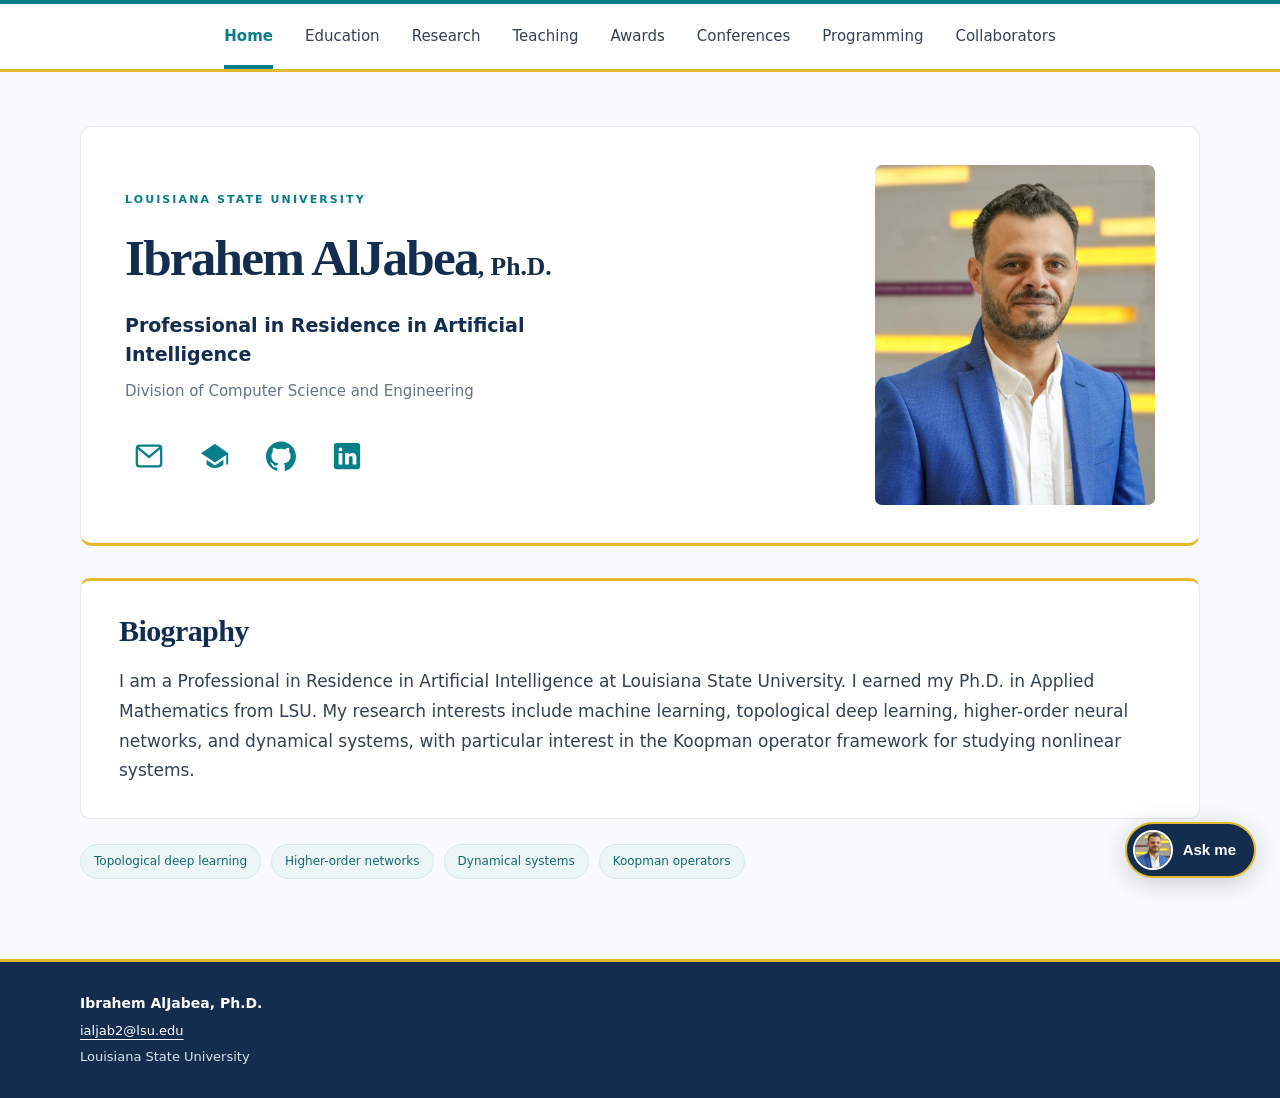
<file: docs/index.html>
<!doctype html>
<html lang="en"><head><meta charset="utf-8"><meta name="viewport" content="width=device-width,initial-scale=1">
<meta name="description" content="Home — Ibrahem AlJabea, Louisiana State University. Artificial intelligence, topological deep learning and dynamical systems.">
<title>Home | Ibrahem AlJabea</title><link rel="stylesheet" href="style.css?v=20260921-fix"><link rel="stylesheet" href="chat.css?v=20260921-fix"><style>
.home-hero .social-icons{display:flex;flex-wrap:wrap;gap:18px;align-items:center}
.home-hero .social-icons a{display:inline-flex;align-items:center;justify-content:center;width:48px;height:48px;padding:8px;color:#087e8b;border:0;border-radius:8px;text-decoration:none;background:transparent;box-sizing:border-box}
.home-hero .social-icons a::after{content:none}
.home-hero .social-icons svg{display:block;width:30px;height:30px;fill:currentColor}
.home-hero .social-icons a:hover{color:#142d4e;background:#edf6f7}
.home-hero .social-icons a:focus-visible{outline:3px solid #fdd023;outline-offset:4px}
</style></head>
<body><a class="skip" href="#main">Skip to content</a>
<header class="site-header"><nav aria-label="Main navigation"><a href="index.html" aria-current="page">Home</a><a href="education.html">Education</a><a href="research.html">Research</a><a href="projects.html">Teaching</a><a href="experience.html">Awards</a><a href="conferences.html">Conferences</a><a href="open-source.html">Programming</a><a href="collaborators.html">Collaborators</a></nav></header>
<main id="main"><section class="home-hero"><div><p class="eyebrow">Louisiana State University</p><h1>Ibrahem AlJabea<span class="degree">, Ph.D.</span></h1><p class="role">Professional in Residence in Artificial Intelligence</p><p class="division">Division of Computer Science and Engineering</p><div class="hero-links social-icons"><a href="https://outlook.office.com/mail/deeplink/compose?to=ialjab2%40lsu.edu" target="_blank" rel="noopener noreferrer" aria-label="Email via Outlook (opens in a new tab)" title="Email via Outlook"><svg viewBox="0 0 32 32" aria-hidden="true" focusable="false"><rect x="3" y="5" width="26" height="22" rx="3" fill="none" stroke="currentColor" stroke-width="2.4"/><path d="m4 7 12 10L28 7" fill="none" stroke="currentColor" stroke-width="2.4"/></svg></a><a href="https://scholar.google.com/citations?user=qjryeWoAAAAJ&amp;hl=en" aria-label="Google Scholar" title="Google Scholar"><svg viewBox="0 0 32 32" aria-hidden="true" focusable="false"><path d="M16 3 1 13l15 10 12-8v10h2V13L16 3Z"/><path d="M7 20v5c5 5 13 5 18 0v-5l-9 6Z"/></svg></a><a href="https://github.com/IJabea" aria-label="GitHub" title="GitHub"><svg viewBox="0 0 32 32" aria-hidden="true" focusable="false"><path transform="scale(1.3333)" d="M12 .5C5.37.5 0 5.87 0 12.5c0 5.3 3.44 9.8 8.2 11.39.6.11.82-.26.82-.58v-2.23c-3.34.73-4.04-1.42-4.04-1.42-.55-1.39-1.34-1.76-1.34-1.76-1.09-.75.08-.73.08-.73 1.21.09 1.85 1.24 1.85 1.24 1.07 1.84 2.81 1.31 3.5 1 .11-.78.42-1.31.76-1.61-2.67-.3-5.47-1.34-5.47-5.93 0-1.31.47-2.38 1.24-3.22-.12-.3-.54-1.52.12-3.18 0 0 1.01-.32 3.3 1.23A11.5 11.5 0 0 1 12 6.3c1.02 0 2.04.14 3 .41 2.29-1.55 3.3-1.23 3.3-1.23.66 1.66.24 2.88.12 3.18.77.84 1.24 1.91 1.24 3.22 0 4.6-2.8 5.63-5.48 5.93.43.37.81 1.1.81 2.22v3.28c0 .32.22.69.83.57A12 12 0 0 0 24 12.5C24 5.87 18.63.5 12 .5Z"/></svg></a><a href="https://www.linkedin.com/in/ibrahem-aljabea-bb750570/" aria-label="LinkedIn" title="LinkedIn"><svg viewBox="0 0 32 32" aria-hidden="true" focusable="false"><path d="M5 2h22a3 3 0 0 1 3 3v22a3 3 0 0 1-3 3H5a3 3 0 0 1-3-3V5a3 3 0 0 1 3-3Z"/><circle cx="9" cy="9" r="2" fill="#ffffff"/><path d="M7 13h4v12H7zm7 0h4v1.7c1-1.5 2.2-2 3.7-2 3 0 4.3 1.8 4.3 5V25h-4v-6.5c0-1.7-.5-2.6-1.8-2.6-1.5 0-2.2 1-2.2 2.6V25h-4Z" fill="#ffffff"/></svg></a></div></div><img class="portrait" src="profile.webp" alt="Ibrahem AlJabea" fetchpriority="high"></section><article class="card biography">
      <h2>Biography</h2>
      <p>
        I am a Professional in Residence in Artificial Intelligence at
        Louisiana State University. I earned my Ph.D. in Applied Mathematics
        from LSU. My research interests include machine learning, topological
        deep learning, higher-order neural networks, and dynamical systems,
        with particular interest in the Koopman operator framework for
        studying nonlinear systems.
      </p>
    </article><div class="interest-strip"><span>Topological deep learning</span><span>Higher-order networks</span><span>Dynamical systems</span><span>Koopman operators</span></div></main>
<footer><div><strong>Ibrahem AlJabea, Ph.D.</strong><span>Louisiana State University</span></div><a href="mailto:ialjab2@lsu.edu">ialjab2@lsu.edu</a></footer>
<script src="chat-config.js" defer></script><script src="chat-data.js" defer></script><script src="chat.js?v=20260921-fix" defer></script></body></html>
</file>
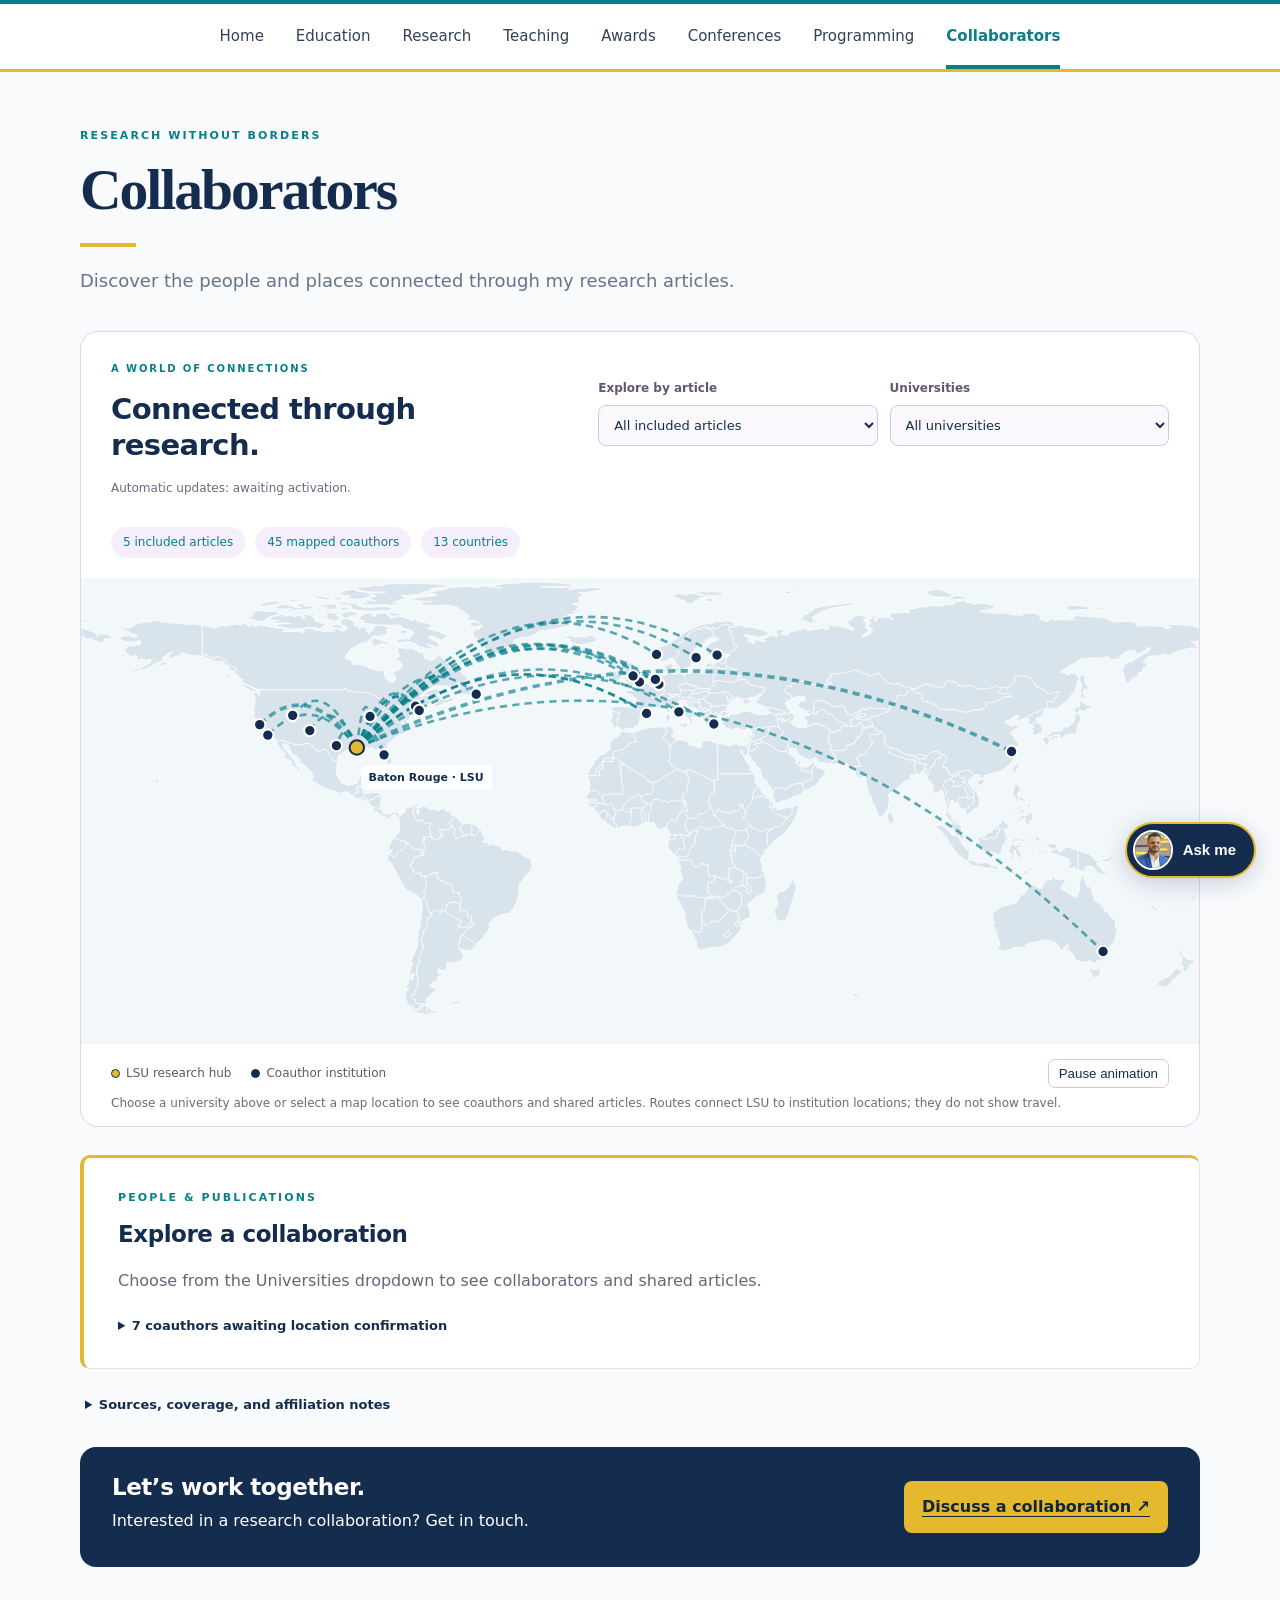
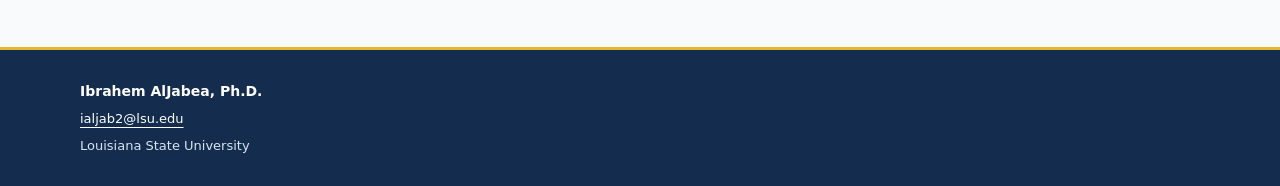
<file: docs/collaborators.html>
<!doctype html>
<html lang="en"><head><meta charset="utf-8"><meta name="viewport" content="width=device-width,initial-scale=1">
<meta name="description" content="Collaborators — Ibrahem AlJabea, Louisiana State University. Artificial intelligence, topological deep learning and dynamical systems.">
<title>Collaborators | Ibrahem AlJabea</title><link rel="stylesheet" href="style.css?v=lsu-20260920"><link rel="stylesheet" href="chat.css"><link rel="stylesheet" href="collaborators.css"></head>
<body><a class="skip" href="#main">Skip to content</a>
<header class="site-header"><nav aria-label="Main navigation"><a href="index.html">Home</a><a href="education.html">Education</a><a href="research.html">Research</a><a href="projects.html">Teaching</a><a href="experience.html">Awards</a><a href="conferences.html">Conferences</a><a href="open-source.html">Programming</a><a href="collaborators.html" aria-current="page">Collaborators</a></nav></header>
<main id="main"><div class="page-heading"><p class="eyebrow">Research without borders</p><h1>Collaborators</h1><p class="page-summary">Discover the people and places connected through my research articles.</p></div>
<section class="atlas-card" aria-labelledby="atlas-title"><div class="atlas-head"><div><p class="eyebrow">A WORLD OF CONNECTIONS</p><h2 id="atlas-title">Connected through research.</h2></div><div class="atlas-controls"><div class="atlas-filter"><label for="article-filter">Explore by article</label><select id="article-filter"><option value="all">All included articles</option></select></div><div class="atlas-filter"><label for="institution-filter">Universities</label><select id="institution-filter"><option value="all">All universities</option></select></div></div></div><p id="scholar-sync-status" class="atlas-note">Automatic updates: awaiting activation.</p><div id="map-stats" class="map-stats" aria-live="polite"></div>
<div class="map-scroll" tabindex="0" role="region" aria-label="Interactive collaboration world map. On small screens scroll horizontally, or use the Universities dropdown above."><div class="map-canvas"><img src="world-map.svg" alt="World map showing institution locations" width="1080" height="450"><svg id="map-overlay" viewBox="0 0 1080 450" aria-label="Research connections"></svg><div class="map-home-label">Baton Rouge · LSU</div></div></div>
<div class="atlas-legend"><span><i></i> LSU research hub</span><span><i></i> Coauthor institution</span><button id="motion-toggle" type="button" aria-pressed="false">Pause animation</button></div><p class="atlas-note">Choose a university above or select a map location to see coauthors and shared articles. Routes connect LSU to institution locations; they do not show travel.</p></section>
<section class="card map-details" aria-labelledby="location-title"><p class="eyebrow">People &amp; publications</p><h2 id="location-title">Explore a collaboration</h2><div id="map-results" aria-live="polite"></div><div id="unmapped-authors" aria-live="polite"></div></section>
<details class="map-method"><summary>Sources, coverage, and affiliation notes</summary><p>This map covers five available articles, not the complete publication list. TopoX coauthors were transcribed from its PDF; institution associations are inferred from institutional email domains printed there. Other locations use affiliations explicitly stated in the linked manuscripts. Affiliations belong to the cited article versions and are not claims about nationality or current employment. Unresolved locations are listed below rather than guessed.</p><p>For TopoU-Net, Theodore Papamarkou is mapped to the stated NTUA affiliation; the additional PolyShape affiliation and Eric Frank’s Vinci4D location remain unassigned. GTBench names Texas A&amp;M–Central Texas but gives College Station; the map uses the named institution’s Killeen campus. All coordinates are approximate.</p><p>TopoEmbedX and Beyond Flat Models appear on the <a href="https://www.lsu.edu/eng/cse/people/faculty/aljabea.php">LSU publication list</a>, but their full affiliation records have not yet been mapped. India remains pending an article-linked affiliation. The splitting map uses the original manuscript’s affiliations; its <a href="https://arxiv.org/abs/2506.17524">revised title is available on arXiv</a>.</p><p>Reviewed September 20, 2026. <a href="https://scholar.google.com/citations?user=qjryeWoAAAAJ&amp;hl=en">View Google Scholar profile ↗</a>. Google Scholar blocked direct automated access during this update. Daily import files are included but require repository setup and an API secret. After activation, Scholar articles are imported automatically. New article connections use existing directory locations; these are not verified affiliations for the new article. Unknown or ambiguous names remain pending confirmation.</p><p>World outline: <a href="https://www.naturalearthdata.com/">Natural Earth</a>, public domain.</p></details>
<div class="collaborate-banner"><div><h2>Let’s work together.</h2><p>Interested in a research collaboration? Get in touch.</p></div><a href="mailto:ialjab2@lsu.edu">Discuss a collaboration ↗</a></div></main>
<footer><div><strong>Ibrahem AlJabea, Ph.D.</strong><span>Louisiana State University</span></div><a href="mailto:ialjab2@lsu.edu">ialjab2@lsu.edu</a></footer>
<script src="chat-config.js" defer></script><script src="chat-data.js" defer></script><script src="chat.js" defer></script><script src="publications-map.js" defer></script><script src="collaborators.js" defer></script></body></html>
</file>
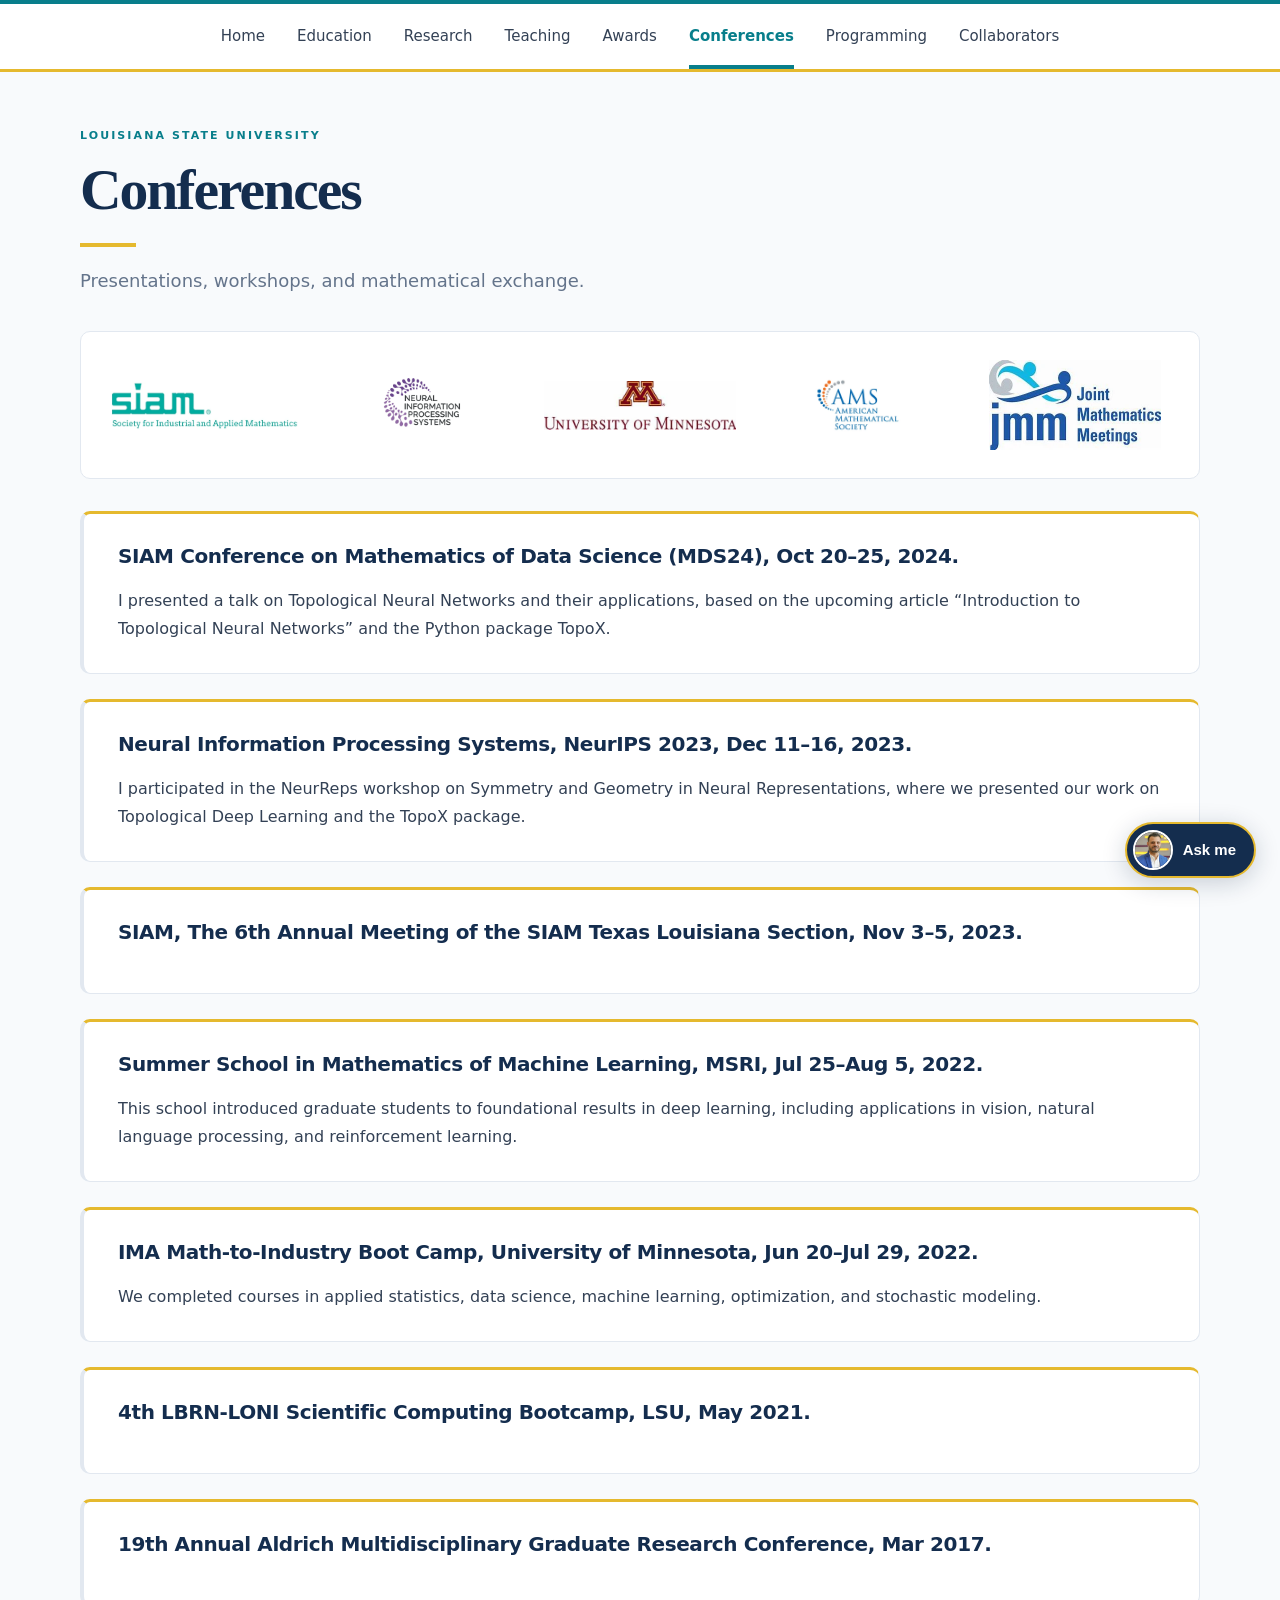
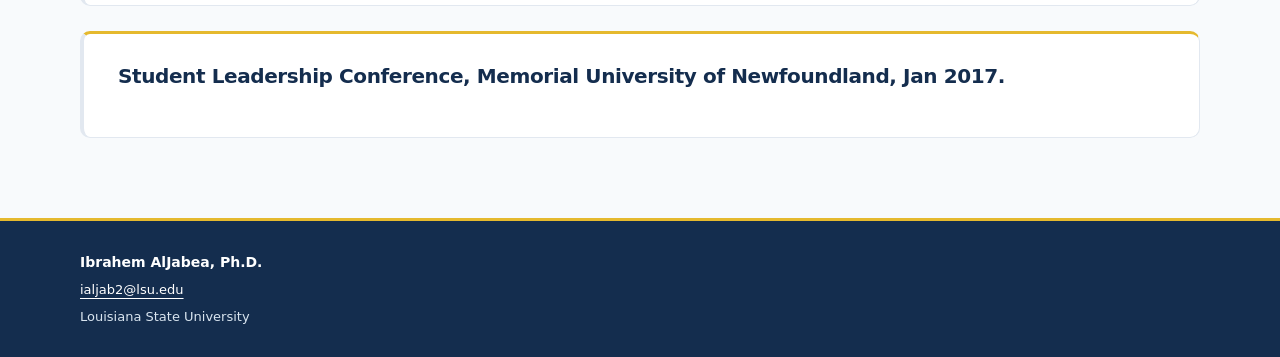
<file: docs/conferences.html>
<!doctype html>
<html lang="en"><head><meta charset="utf-8"><meta name="viewport" content="width=device-width,initial-scale=1">
<meta name="description" content="Conferences — Ibrahem AlJabea, Louisiana State University. Artificial intelligence, topological deep learning and dynamical systems.">
<title>Conferences | Ibrahem AlJabea</title><link rel="stylesheet" href="style.css?v=lsu-20260920"><link rel="stylesheet" href="chat.css"></head>
<body><a class="skip" href="#main">Skip to content</a>
<header class="site-header"><nav aria-label="Main navigation"><a href="index.html">Home</a><a href="education.html">Education</a><a href="research.html">Research</a><a href="projects.html">Teaching</a><a href="experience.html">Awards</a><a href="conferences.html" aria-current="page">Conferences</a><a href="open-source.html">Programming</a><a href="collaborators.html">Collaborators</a></nav></header>
<main id="main"><div class="page-heading"><p class="eyebrow">Louisiana State University</p><h1>Conferences</h1><p class="page-summary">Presentations, workshops, and mathematical exchange.</p></div><div class="conference-logos" aria-label="Conference and institution logos"><img class="" src="logo-siam.webp" alt="SIAM"><img class="" src="logo-neurips.webp" alt="NeurIPS"><img class="" src="logo-minnesota.webp" alt="University of Minnesota"><img class="" src="logo-ams.webp" alt="American Mathematical Society"><img class="" src="logo-jmm.webp" alt="Joint Mathematics Meetings"></div><article class="card conference-card"><h2>SIAM Conference on Mathematics of Data Science (MDS24), Oct 20–25, 2024.</h2>

      <p>
        I presented a talk on Topological Neural Networks and their applications,
        based on the upcoming article “Introduction to Topological Neural Networks”
        and the Python package TopoX.
      </p>

      </article><article class="card conference-card"><h2>Neural Information Processing Systems, NeurIPS 2023, Dec 11–16, 2023.</h2>

      <p>
        I participated in the NeurReps workshop on Symmetry and Geometry in Neural
        Representations, where we presented our work on Topological Deep Learning
        and the TopoX package.
      </p>

      </article><article class="card conference-card"><h2>SIAM, The 6th Annual Meeting of the SIAM Texas Louisiana Section, Nov 3–5, 2023.</h2>

      </article><article class="card conference-card"><h2>Summer School in Mathematics of Machine Learning, MSRI, Jul 25–Aug 5, 2022.</h2>

      <p>
        This school introduced graduate students to foundational results in deep
        learning, including applications in vision, natural language processing,
        and reinforcement learning.
      </p>

      </article><article class="card conference-card"><h2>IMA Math-to-Industry Boot Camp, University of Minnesota, Jun 20–Jul 29, 2022.</h2>

      <p>
        We completed courses in applied statistics, data science, machine learning,
        optimization, and stochastic modeling.
      </p>

      </article><article class="card conference-card"><h2>4th LBRN-LONI Scientific Computing Bootcamp, LSU, May 2021.</h2>

      </article><article class="card conference-card"><h2>19th Annual Aldrich Multidisciplinary Graduate Research Conference, Mar 2017.</h2>

      </article><article class="card conference-card"><h2>Student Leadership Conference, Memorial University of Newfoundland, Jan 2017.</h2>
    </article></main>
<footer><div><strong>Ibrahem AlJabea, Ph.D.</strong><span>Louisiana State University</span></div><a href="mailto:ialjab2@lsu.edu">ialjab2@lsu.edu</a></footer>
<script src="chat-config.js" defer></script><script src="chat-data.js" defer></script><script src="chat.js" defer></script></body></html>
</file>
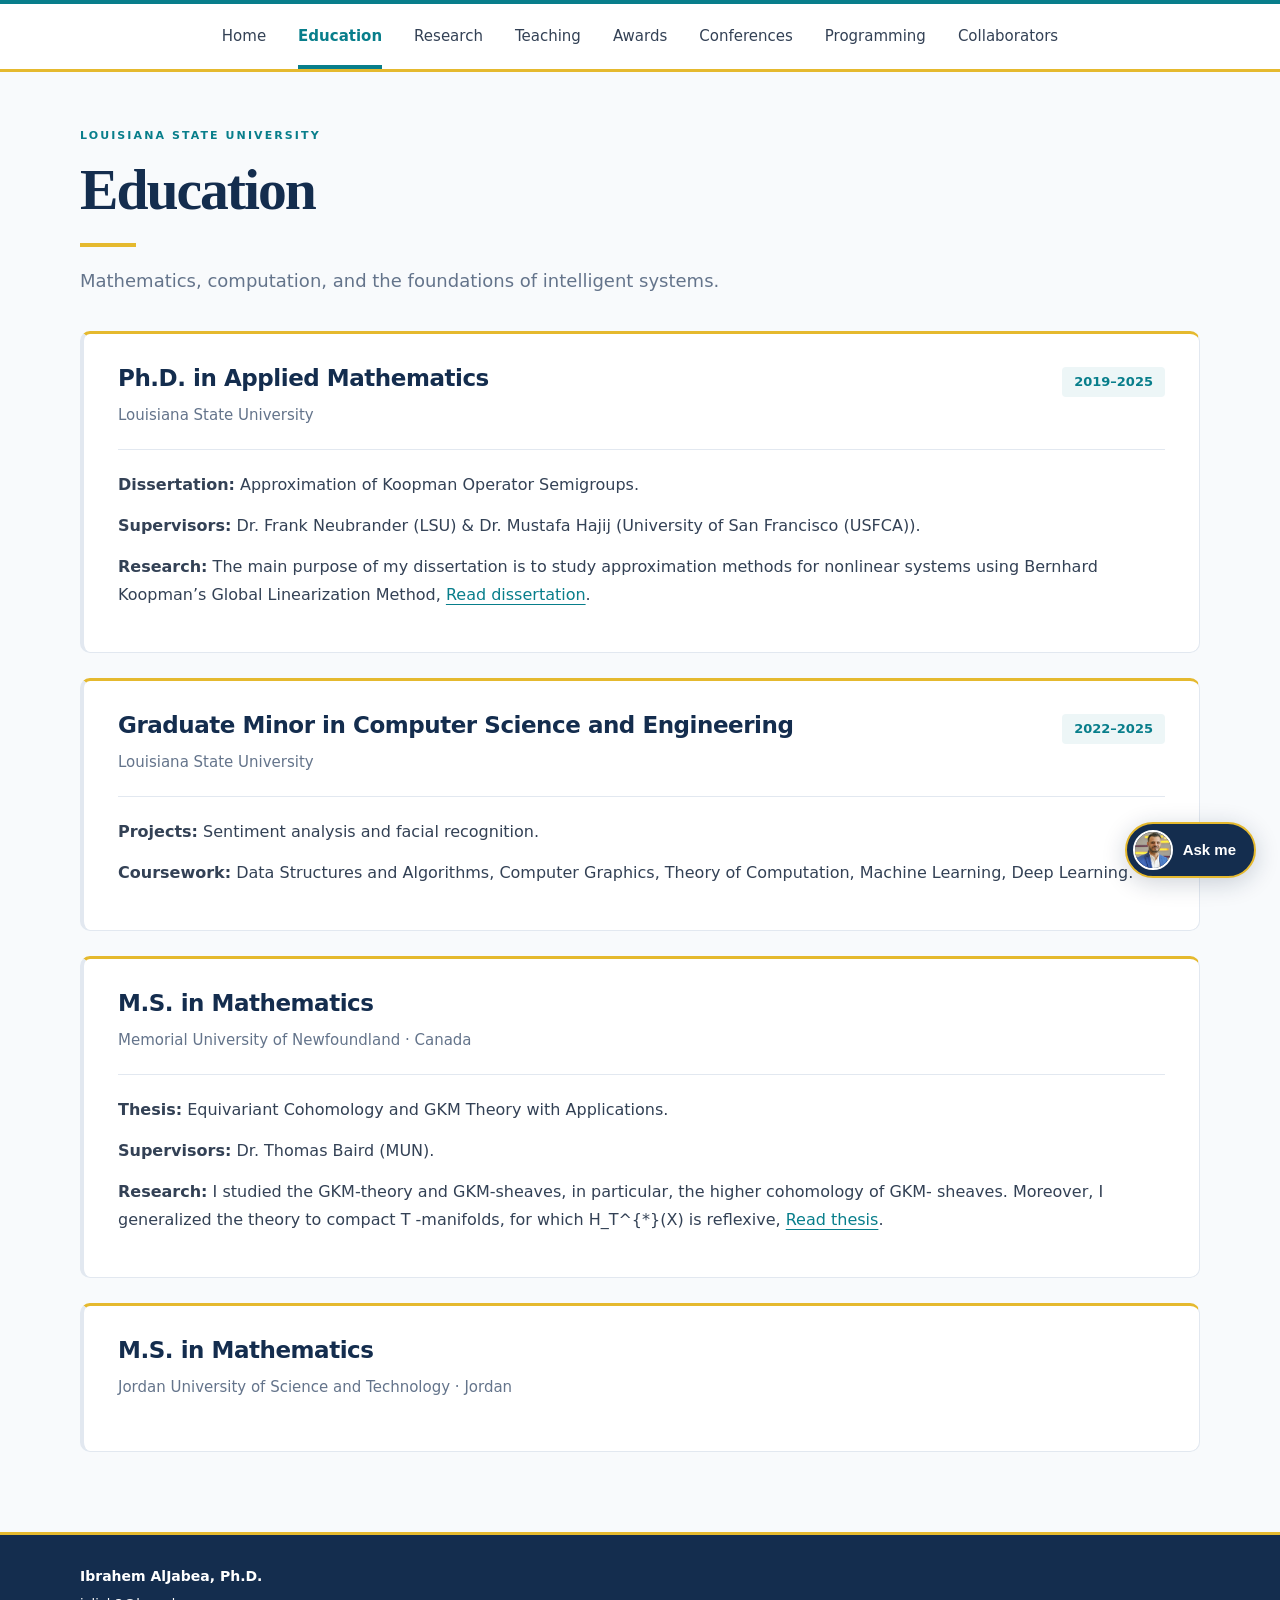
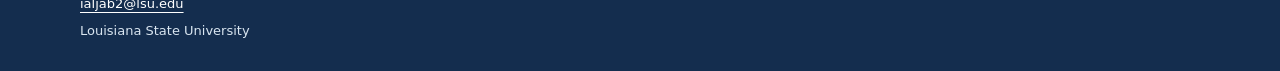
<file: docs/education.html>
<!doctype html>
<html lang="en"><head><meta charset="utf-8"><meta name="viewport" content="width=device-width,initial-scale=1">
<meta name="description" content="Education — Ibrahem AlJabea, Louisiana State University. Artificial intelligence, topological deep learning and dynamical systems.">
<title>Education | Ibrahem AlJabea</title><link rel="stylesheet" href="style.css?v=lsu-20260920"><link rel="stylesheet" href="chat.css"></head>
<body><a class="skip" href="#main">Skip to content</a>
<header class="site-header"><nav aria-label="Main navigation"><a href="index.html">Home</a><a href="education.html" aria-current="page">Education</a><a href="research.html">Research</a><a href="projects.html">Teaching</a><a href="experience.html">Awards</a><a href="conferences.html">Conferences</a><a href="open-source.html">Programming</a><a href="collaborators.html">Collaborators</a></nav></header>
<main id="main"><div class="page-heading"><p class="eyebrow">Louisiana State University</p><h1>Education</h1><p class="page-summary">Mathematics, computation, and the foundations of intelligent systems.</p></div><article class="card education-card"><div class="card-top"><h2>Ph.D. in Applied Mathematics</h2><span class="date">2019–2025</span></div><p class="institution">Louisiana State University</p><div class="details"><p><strong>Dissertation:</strong> Approximation of Koopman Operator Semigroups.</p>

<p><strong>Supervisors:</strong> Dr. Frank Neubrander (LSU) &amp; Dr. Mustafa Hajij (University of San Francisco (USFCA)).</p>

<p><strong>Research:</strong> The main purpose of my dissertation is to study approximation methods for nonlinear systems using Bernhard Koopman’s Global Linearization Method, <a href="a45029_f0388e03818143ec86691bac4c190567.pdf">Read dissertation</a>.</p></div></article><article class="card education-card"><div class="card-top"><h2>Graduate Minor in Computer Science and Engineering</h2><span class="date">2022–2025</span></div><p class="institution">Louisiana State University</p><div class="details"><p><strong>Projects:</strong> Sentiment analysis and facial recognition.</p>

<p><strong>Coursework:</strong> Data Structures and Algorithms, Computer Graphics, Theory of Computation, Machine Learning, Deep Learning.</p></div></article><article class="card education-card"><div class="card-top"><h2>M.S. in Mathematics</h2></div><p class="institution">Memorial University of Newfoundland · Canada</p><div class="details"><p><strong>Thesis:</strong> Equivariant Cohomology and GKM Theory with Applications.</p>

<p><strong>Supervisors:</strong> Dr. Thomas Baird (MUN).</p>

<p><strong>Research:</strong> I studied the GKM-theory and GKM-sheaves, in particular, the higher cohomology of GKM- sheaves. Moreover, I generalized the theory to compact T -manifolds, for which H_T^{*}(X) is reflexive, <a href="https://research.library.mun.ca/13307/1/thesis.pdf">Read thesis</a>.</p></div></article><article class="card education-card"><div class="card-top"><h2>M.S. in Mathematics</h2></div><p class="institution">Jordan University of Science and Technology · Jordan</p><div class="details"></div></article></main>
<footer><div><strong>Ibrahem AlJabea, Ph.D.</strong><span>Louisiana State University</span></div><a href="mailto:ialjab2@lsu.edu">ialjab2@lsu.edu</a></footer>
<script src="chat-config.js" defer></script><script src="chat-data.js" defer></script><script src="chat.js" defer></script></body></html>
</file>
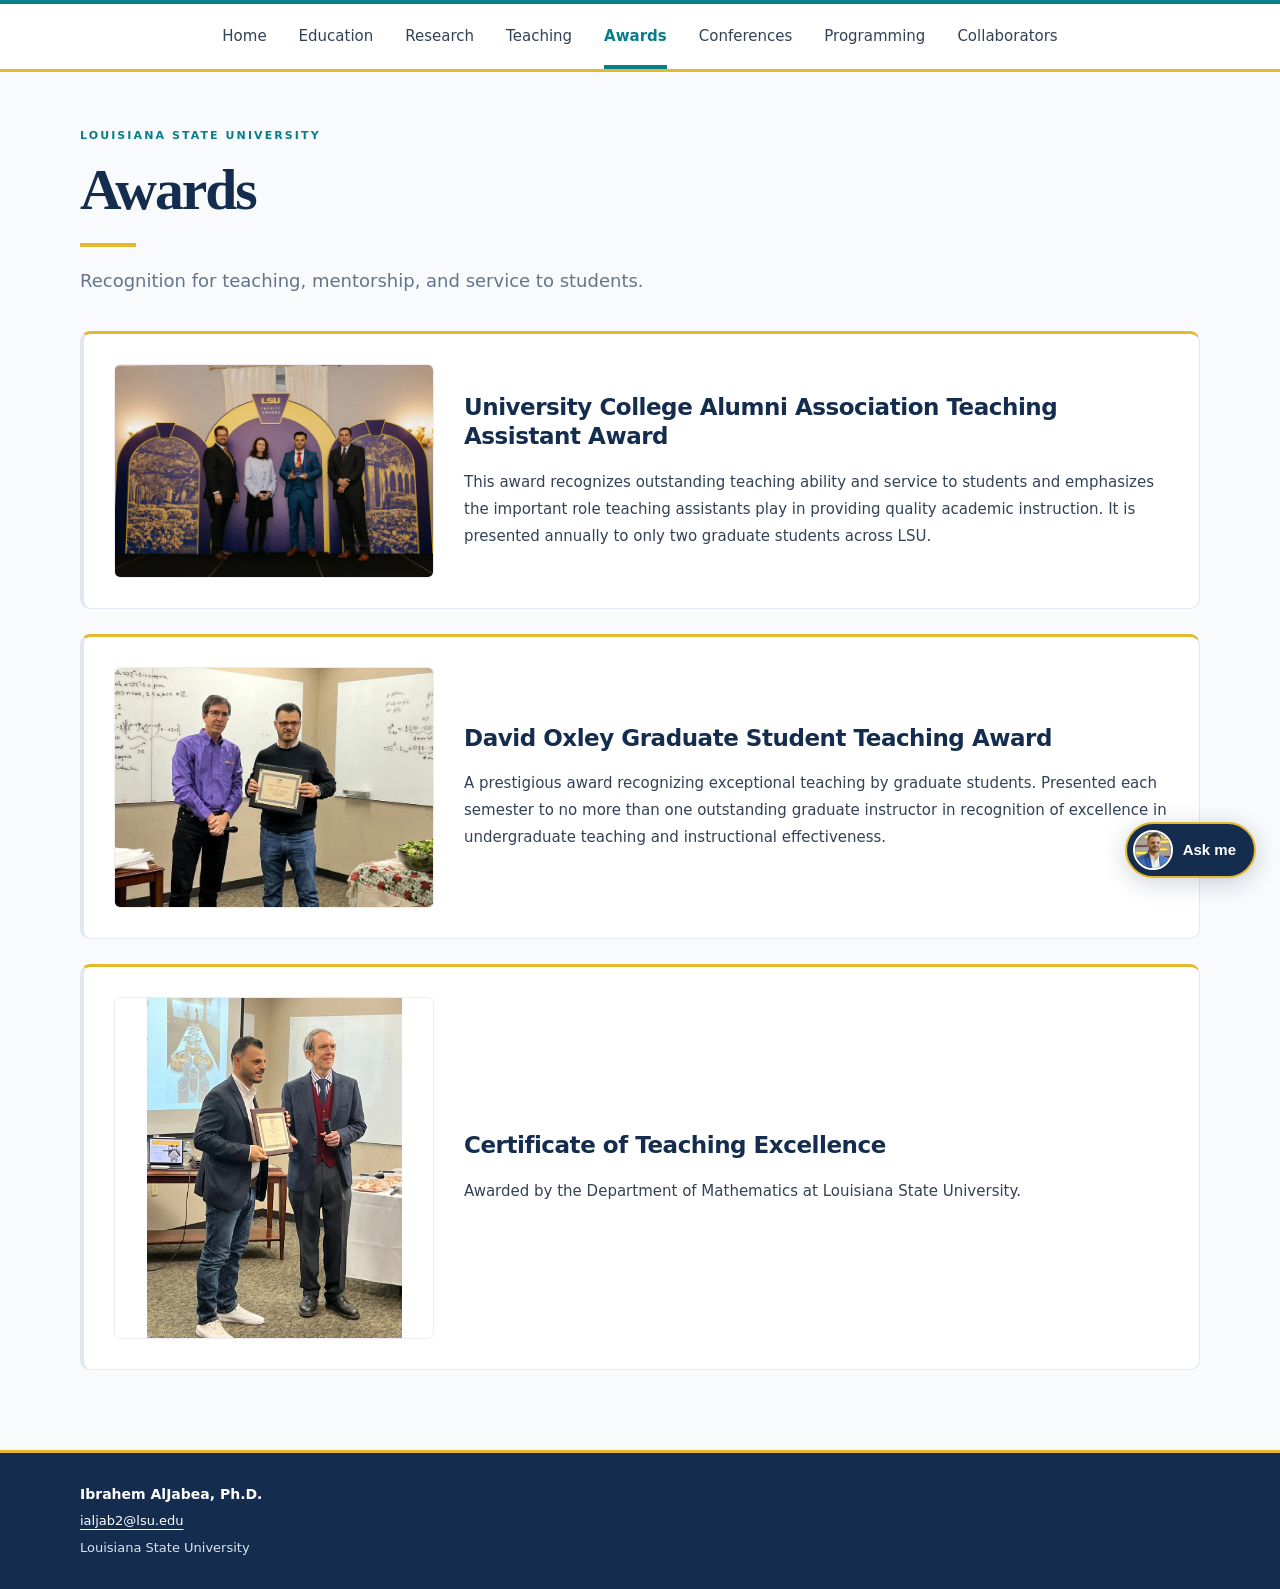
<file: docs/experience.html>
<!doctype html>
<html lang="en"><head><meta charset="utf-8"><meta name="viewport" content="width=device-width,initial-scale=1">
<meta name="description" content="Awards — Ibrahem AlJabea, Louisiana State University. Artificial intelligence, topological deep learning and dynamical systems.">
<title>Awards | Ibrahem AlJabea</title><link rel="stylesheet" href="style.css?v=lsu-20260920"><link rel="stylesheet" href="chat.css"></head>
<body><a class="skip" href="#main">Skip to content</a>
<header class="site-header"><nav aria-label="Main navigation"><a href="index.html">Home</a><a href="education.html">Education</a><a href="research.html">Research</a><a href="projects.html">Teaching</a><a href="experience.html" aria-current="page">Awards</a><a href="conferences.html">Conferences</a><a href="open-source.html">Programming</a><a href="collaborators.html">Collaborators</a></nav></header>
<main id="main"><div class="page-heading"><p class="eyebrow">Louisiana State University</p><h1>Awards</h1><p class="page-summary">Recognition for teaching, mentorship, and service to students.</p></div><article class="card visual-card award-card"><figure><a href="award-alumni.webp" aria-label="View image: LSU awards ceremony"><img class="" src="award-alumni.webp" alt="LSU awards ceremony"></a></figure><div class="card-copy"><h2>University College Alumni Association Teaching Assistant Award</h2><p>This award recognizes outstanding teaching ability and service to students and emphasizes the important role teaching assistants play in providing quality academic instruction. It is presented annually to only two graduate students across LSU.</p></div></article><article class="card visual-card award-card"><figure><a href="award-excellence.webp" aria-label="View image: Teaching award presentation in a mathematics classroom"><img class="" src="award-excellence.webp" alt="Teaching award presentation in a mathematics classroom"></a></figure><div class="card-copy"><h2>David Oxley Graduate Student Teaching Award</h2><p>A prestigious award recognizing exceptional teaching by graduate students. Presented each semester to no more than one outstanding graduate instructor in recognition of excellence in undergraduate teaching and instructional effectiveness.</p></div></article><article class="card visual-card award-card"><figure><a href="award-oxley.webp" aria-label="View image: Teaching recognition presentation"><img class="" src="award-oxley.webp" alt="Teaching recognition presentation"></a></figure><div class="card-copy"><h2>Certificate of Teaching Excellence</h2><p>Awarded by the Department of Mathematics at Louisiana State University.</p></div></article></main>
<footer><div><strong>Ibrahem AlJabea, Ph.D.</strong><span>Louisiana State University</span></div><a href="mailto:ialjab2@lsu.edu">ialjab2@lsu.edu</a></footer>
<script src="chat-config.js" defer></script><script src="chat-data.js" defer></script><script src="chat.js" defer></script></body></html>
</file>
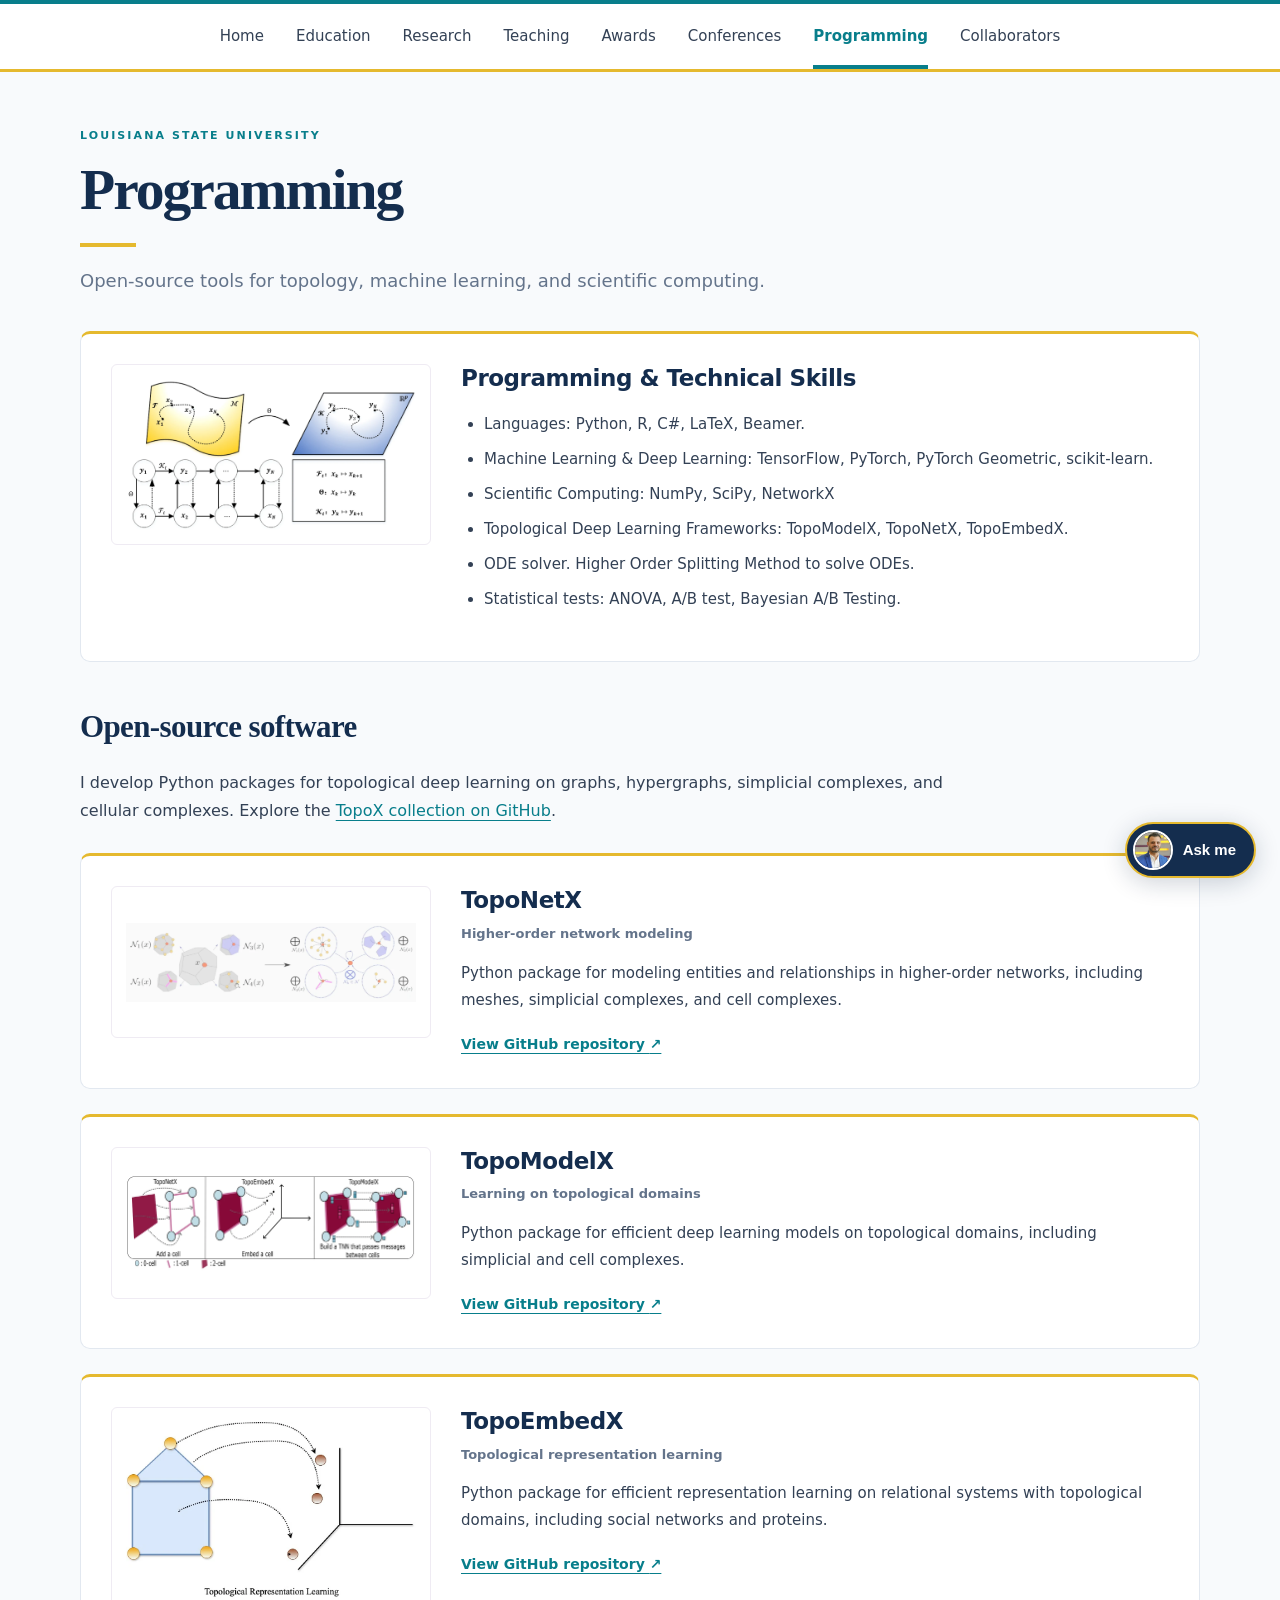
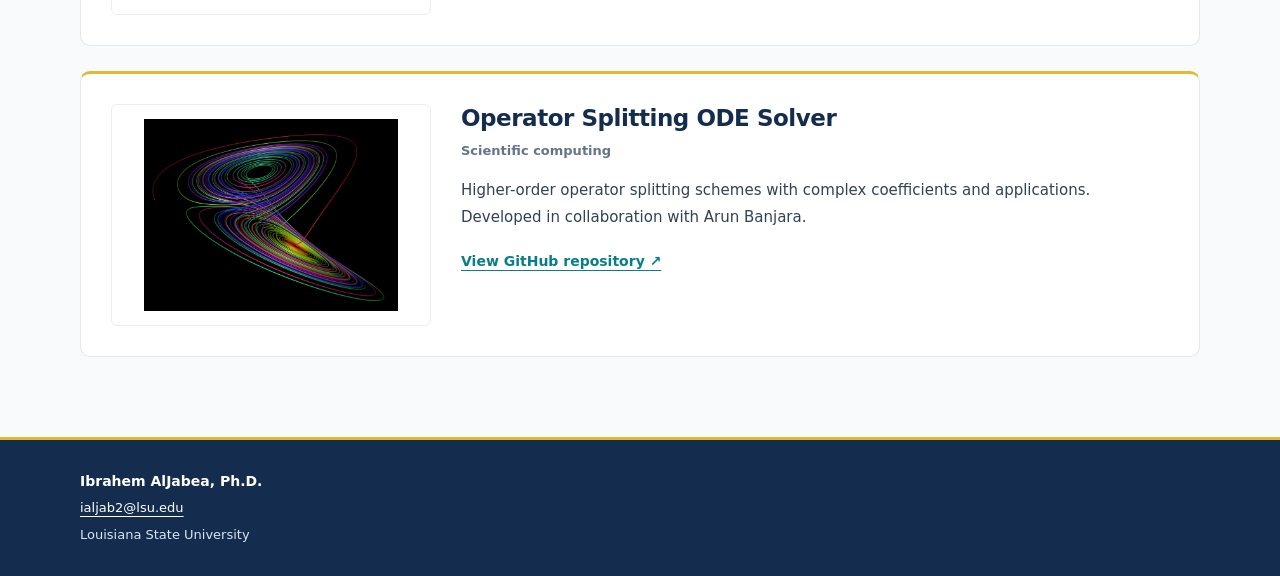
<file: docs/open-source.html>
<!doctype html>
<html lang="en"><head><meta charset="utf-8"><meta name="viewport" content="width=device-width,initial-scale=1">
<meta name="description" content="Programming — Ibrahem AlJabea, Louisiana State University. Artificial intelligence, topological deep learning and dynamical systems.">
<title>Programming | Ibrahem AlJabea</title><link rel="stylesheet" href="style.css?v=lsu-20260920"><link rel="stylesheet" href="chat.css"></head>
<body><a class="skip" href="#main">Skip to content</a>
<header class="site-header"><nav aria-label="Main navigation"><a href="index.html">Home</a><a href="education.html">Education</a><a href="research.html">Research</a><a href="projects.html">Teaching</a><a href="experience.html">Awards</a><a href="conferences.html">Conferences</a><a href="open-source.html" aria-current="page">Programming</a><a href="collaborators.html">Collaborators</a></nav></header>
<main id="main"><div class="page-heading"><p class="eyebrow">Louisiana State University</p><h1>Programming</h1><p class="page-summary">Open-source tools for topology, machine learning, and scientific computing.</p></div><article class="card visual-card skills-card"><figure><a href="software-math.webp" aria-label="View image: Mathematical representation of a dynamical system"><img class="" src="software-math.webp" alt="Mathematical representation of a dynamical system"></a></figure><div class="card-copy"><h2>Programming &amp; Technical Skills</h2>

<ul>
<li>
<p>Languages: Python, R, C#, LaTeX, Beamer.</p>
</li>
<li>
<p>Machine Learning &amp; Deep Learning: TensorFlow, PyTorch, PyTorch Geometric, scikit-learn.</p>
</li>
<li>
<p>Scientific Computing: NumPy, SciPy, NetworkX</p>
</li>
<li>
<p>Topological Deep Learning Frameworks: TopoModelX, TopoNetX, TopoEmbedX.</p>
</li>
<li>
<p>ODE solver. Higher Order Splitting Method to solve ODEs.</p>
</li>
<li>
<p>Statistical tests: ANOVA, A/B test, Bayesian A/B Testing.</p>
</li>
</ul></div></article><div class="section-intro"><h2 class="section-title">Open-source software</h2><p>I develop Python packages for topological deep learning on graphs, hypergraphs, simplicial complexes, and cellular complexes. Explore the <a href="https://github.com/pyt-team">TopoX collection on GitHub</a>.</p></div><article class="card visual-card software-card"><figure><a href="research-networks.webp" aria-label="View image: Higher-order network modeling"><img class="" src="research-networks.webp" alt="Higher-order network modeling"></a></figure><div class="card-copy"><h2>TopoNetX</h2><p class="project-subtitle">Higher-order network modeling</p><p>Python package for modeling entities and relationships in higher-order networks, including meshes, simplicial complexes, and cell complexes.</p><a class="text-link" href="https://github.com/pyt-team/TopoNetX">View GitHub repository <span aria-hidden="true">↗</span></a></div></article><article class="card visual-card software-card"><figure><a href="software-topox.webp" aria-label="View image: Learning on topological domains"><img class="" src="software-topox.webp" alt="Learning on topological domains"></a></figure><div class="card-copy"><h2>TopoModelX</h2><p class="project-subtitle">Learning on topological domains</p><p>Python package for efficient deep learning models on topological domains, including simplicial and cell complexes.</p><a class="text-link" href="https://github.com/pyt-team/TopoModelX">View GitHub repository <span aria-hidden="true">↗</span></a></div></article><article class="card visual-card software-card"><figure><a href="research-embedding.webp" aria-label="View image: Topological representation learning"><img class="" src="research-embedding.webp" alt="Topological representation learning"></a></figure><div class="card-copy"><h2>TopoEmbedX</h2><p class="project-subtitle">Topological representation learning</p><p>Python package for efficient representation learning on relational systems with topological domains, including social networks and proteins.</p><a class="text-link" href="https://github.com/pyt-team/TopoEmbedX">View GitHub repository <span aria-hidden="true">↗</span></a></div></article><article class="card visual-card software-card"><figure><a href="software-dynamics.webp" aria-label="View image: Scientific computing"><img class="" src="software-dynamics.webp" alt="Scientific computing"></a></figure><div class="card-copy"><h2>Operator Splitting ODE Solver</h2><p class="project-subtitle">Scientific computing</p><p>Higher-order operator splitting schemes with complex coefficients and applications. Developed in collaboration with Arun Banjara.</p><a class="text-link" href="https://github.com/odeSolver/Operator-Splitting-Methods">View GitHub repository <span aria-hidden="true">↗</span></a></div></article></main>
<footer><div><strong>Ibrahem AlJabea, Ph.D.</strong><span>Louisiana State University</span></div><a href="mailto:ialjab2@lsu.edu">ialjab2@lsu.edu</a></footer>
<script src="chat-config.js" defer></script><script src="chat-data.js" defer></script><script src="chat.js" defer></script></body></html>
</file>
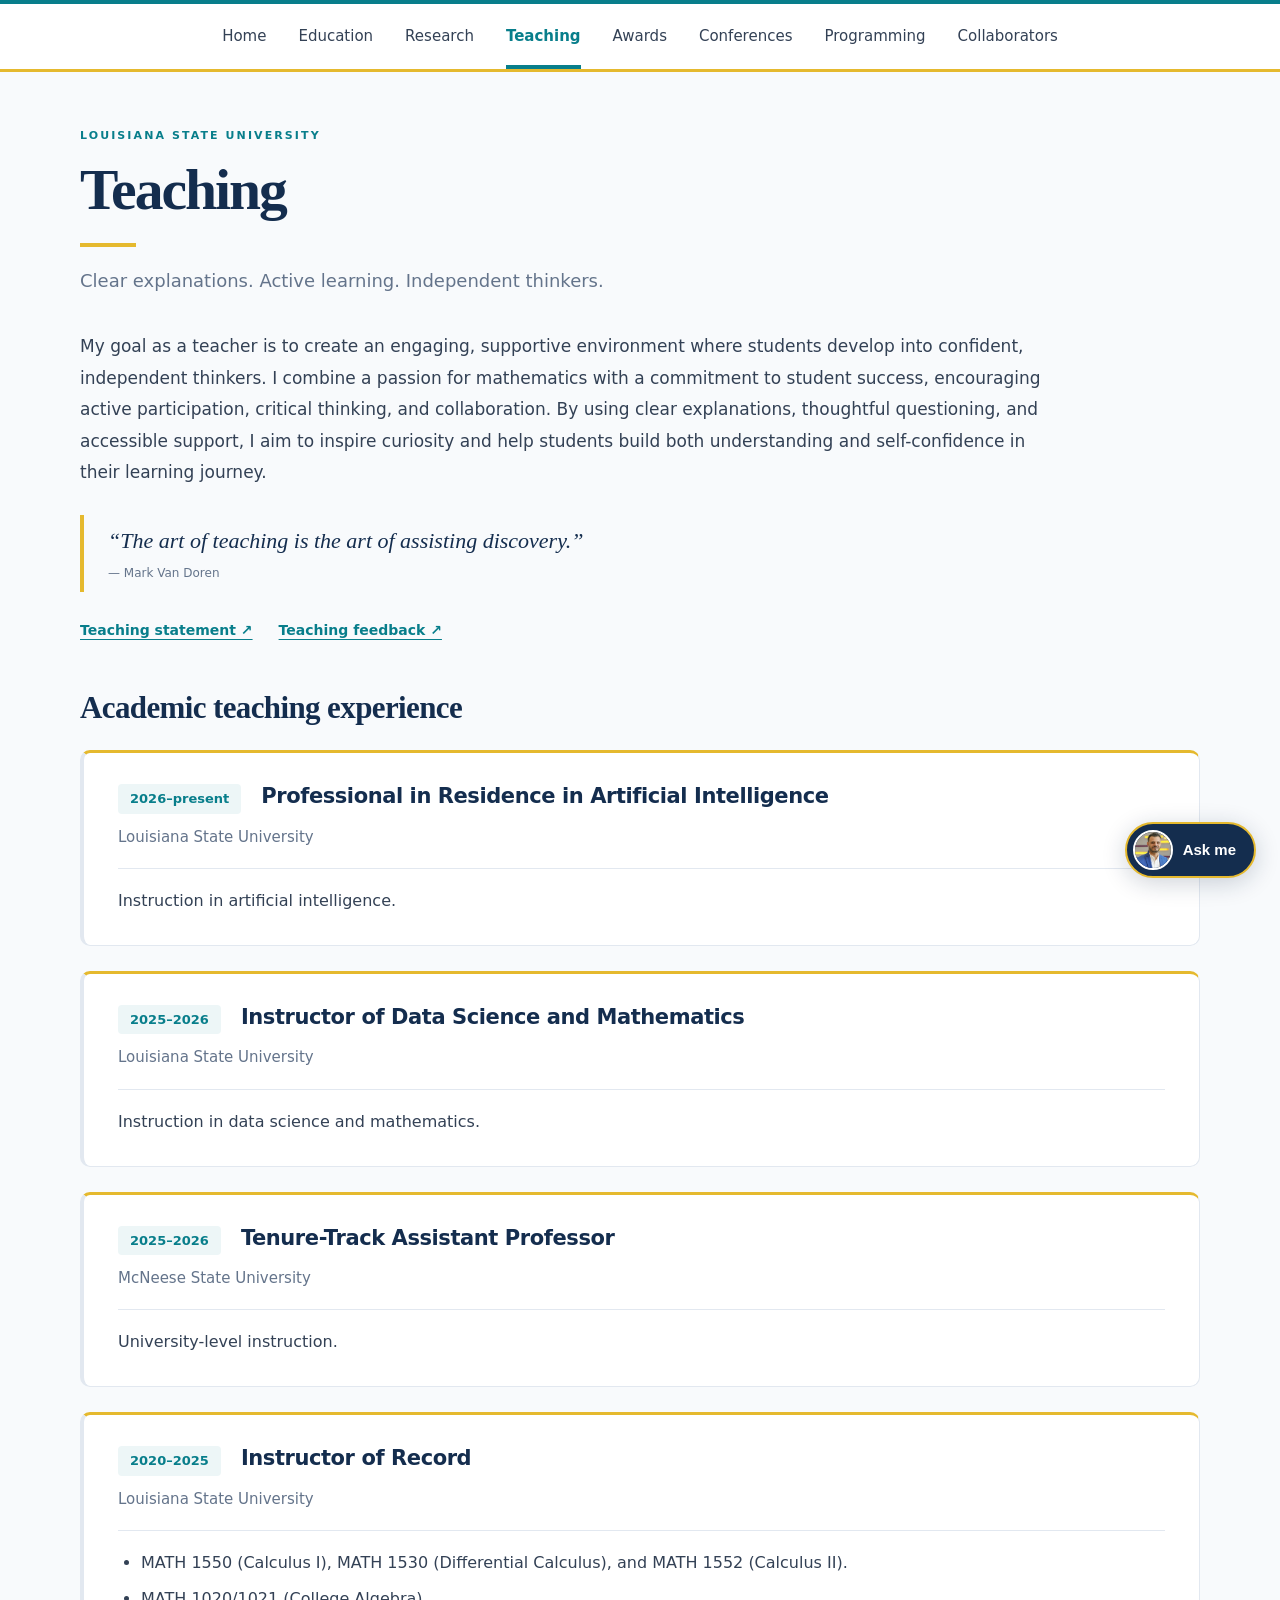
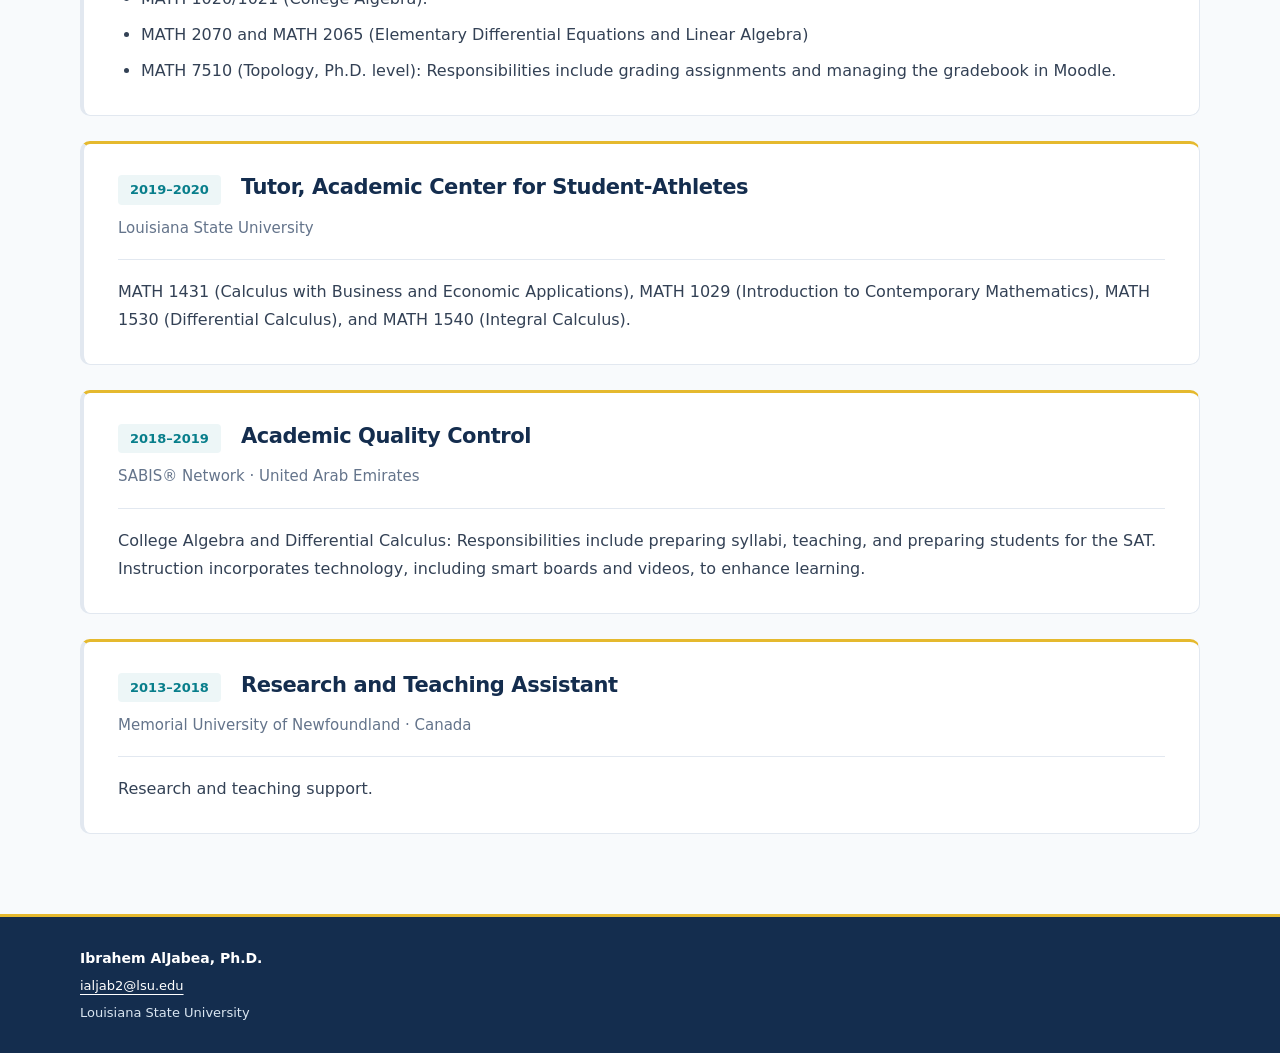
<file: docs/projects.html>
<!doctype html>
<html lang="en"><head><meta charset="utf-8"><meta name="viewport" content="width=device-width,initial-scale=1">
<meta name="description" content="Teaching — Ibrahem AlJabea, Louisiana State University. Artificial intelligence, topological deep learning and dynamical systems.">
<title>Teaching | Ibrahem AlJabea</title><link rel="stylesheet" href="style.css?v=lsu-20260920"><link rel="stylesheet" href="chat.css"></head>
<body><a class="skip" href="#main">Skip to content</a>
<header class="site-header"><nav aria-label="Main navigation"><a href="index.html">Home</a><a href="education.html">Education</a><a href="research.html">Research</a><a href="projects.html" aria-current="page">Teaching</a><a href="experience.html">Awards</a><a href="conferences.html">Conferences</a><a href="open-source.html">Programming</a><a href="collaborators.html">Collaborators</a></nav></header>
<main id="main"><div class="page-heading"><p class="eyebrow">Louisiana State University</p><h1>Teaching</h1><p class="page-summary">Clear explanations. Active learning. Independent thinkers.</p></div><div class="intro-text"><p>My goal as a teacher is to create an engaging, supportive environment where students develop into confident, independent thinkers. I combine a passion for mathematics with a commitment to student success, encouraging active participation, critical thinking, and collaboration. By using clear explanations, thoughtful questioning, and accessible support, I aim to inspire curiosity and help students build both understanding and self-confidence in their learning journey.</p></div><blockquote>“The art of teaching is the art of assisting discovery.”<cite>— Mark Van Doren</cite></blockquote><div class="document-links"><a href="a45029_a570376c8004439cad62e7bc30842071.pdf">Teaching statement ↗</a><a href="a45029_f6900187d0494bf0bc6d4cf88bb44213.pdf">Teaching feedback ↗</a></div><h2 class="section-title">Academic teaching experience</h2><article class="card teaching-card"><div class="job-heading"><span class="date">2026–present</span><h2>Professional in Residence in Artificial Intelligence</h2></div><p class="institution">Louisiana State University</p><div class="responsibilities"><p>Instruction in artificial intelligence.</p></div></article><article class="card teaching-card"><div class="job-heading"><span class="date">2025–2026</span><h2>Instructor of Data Science and Mathematics</h2></div><p class="institution">Louisiana State University</p><div class="responsibilities"><p>Instruction in data science and mathematics.</p></div></article><article class="card teaching-card"><div class="job-heading"><span class="date">2025–2026</span><h2>Tenure-Track Assistant Professor</h2></div><p class="institution">McNeese State University</p><div class="responsibilities"><p>University-level instruction.</p></div></article><article class="card teaching-card"><div class="job-heading"><span class="date">2020–2025</span><h2>Instructor of Record</h2></div><p class="institution">Louisiana State University</p><div class="responsibilities"><ul><li>MATH 1550 (Calculus I), MATH 1530 (Differential Calculus), and MATH 1552 (Calculus II).</li><li>MATH 1020/1021 (College Algebra).</li><li>MATH 2070 and MATH 2065 (Elementary Differential Equations and Linear Algebra)</li><li>MATH 7510 (Topology, Ph.D. level): Responsibilities include grading assignments and managing the gradebook in Moodle.</li></ul></div></article><article class="card teaching-card"><div class="job-heading"><span class="date">2019–2020</span><h2>Tutor, Academic Center for Student-Athletes</h2></div><p class="institution">Louisiana State University</p><div class="responsibilities"><p>
MATH 1431 (Calculus with Business and Economic Applications), MATH 1029 (Introduction to Contemporary Mathematics), MATH 1530 (Differential Calculus), and MATH 1540 (Integral Calculus).</p></div></article><article class="card teaching-card"><div class="job-heading"><span class="date">2018–2019</span><h2>Academic Quality Control</h2></div><p class="institution">SABIS® Network · United Arab Emirates</p><div class="responsibilities"><p>
College Algebra and Differential Calculus: Responsibilities include preparing syllabi, teaching, and preparing students for the SAT. Instruction incorporates technology, including smart boards and videos, to enhance learning.</p></div></article><article class="card teaching-card"><div class="job-heading"><span class="date">2013–2018</span><h2>Research and Teaching Assistant</h2></div><p class="institution">Memorial University of Newfoundland · Canada</p><div class="responsibilities"><p>Research and teaching support.</p></div></article></main>
<footer><div><strong>Ibrahem AlJabea, Ph.D.</strong><span>Louisiana State University</span></div><a href="mailto:ialjab2@lsu.edu">ialjab2@lsu.edu</a></footer>
<script src="chat-config.js" defer></script><script src="chat-data.js" defer></script><script src="chat.js" defer></script></body></html>
</file>
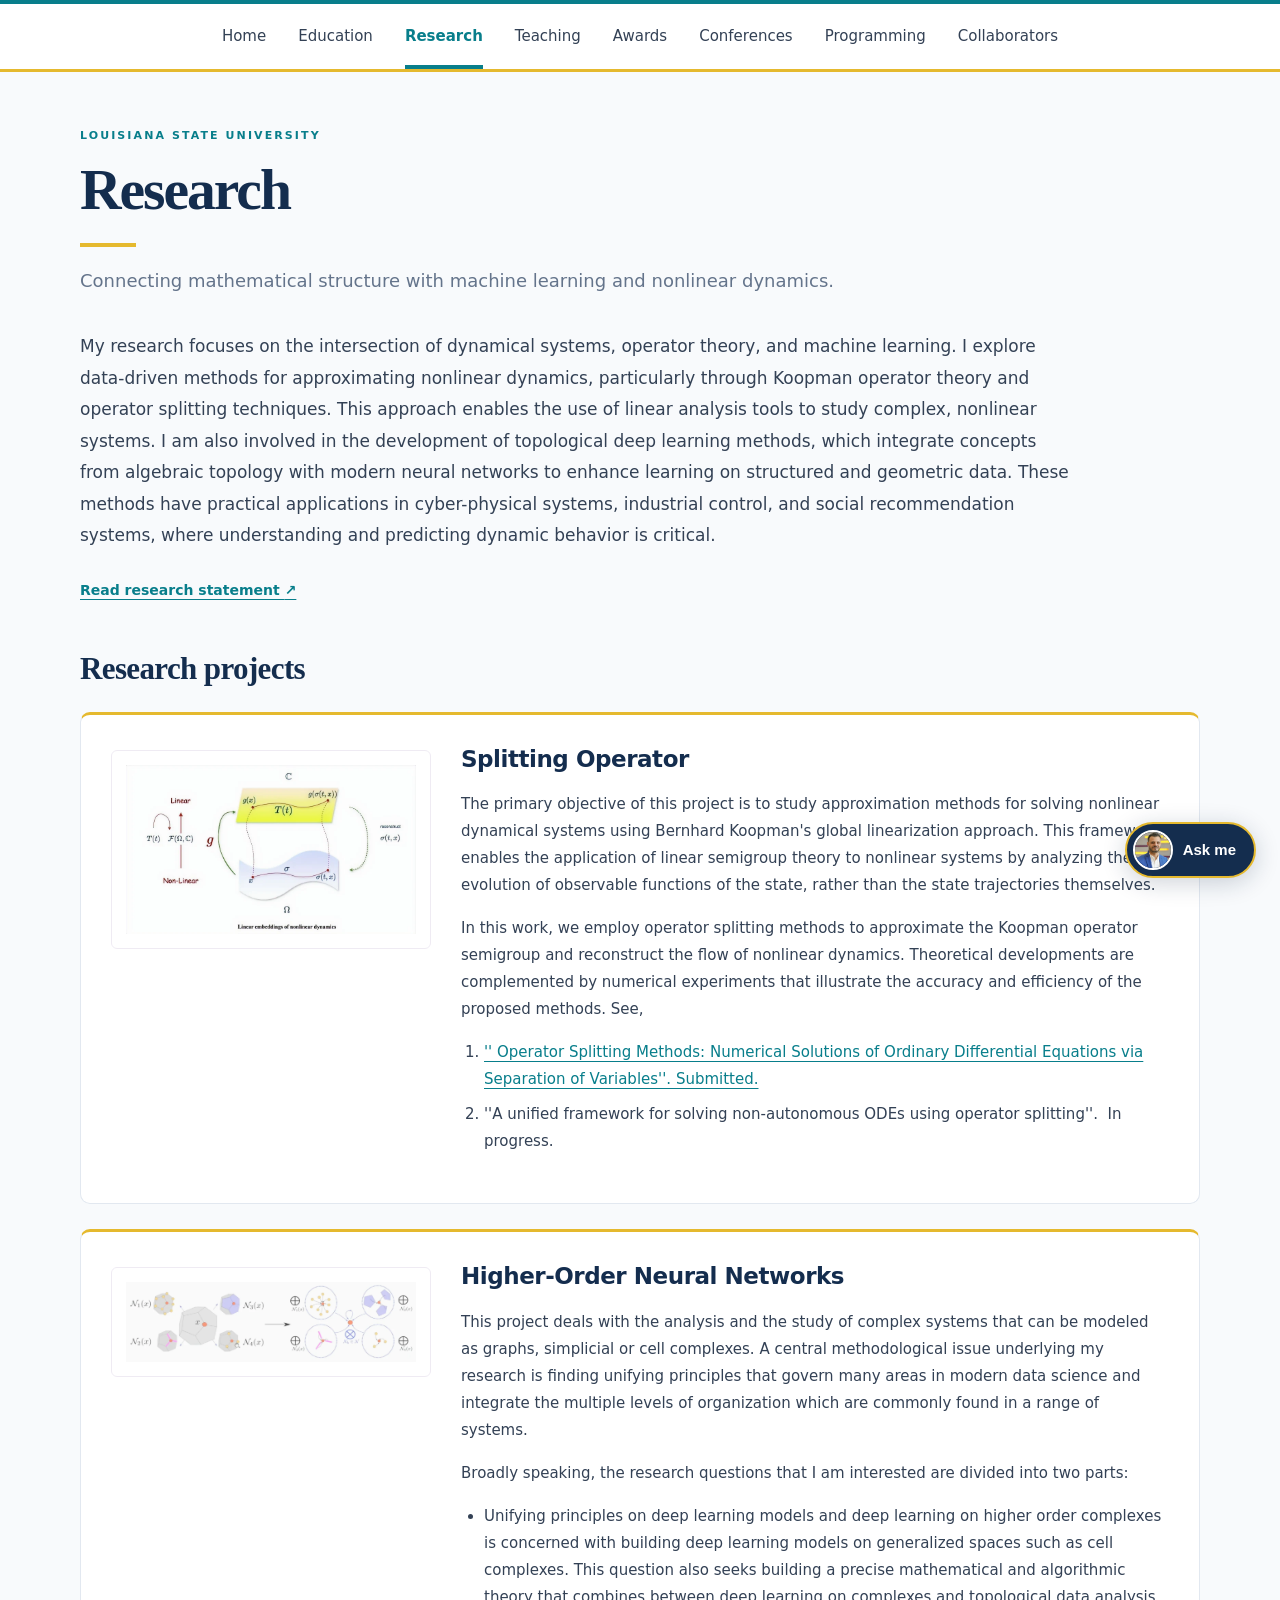
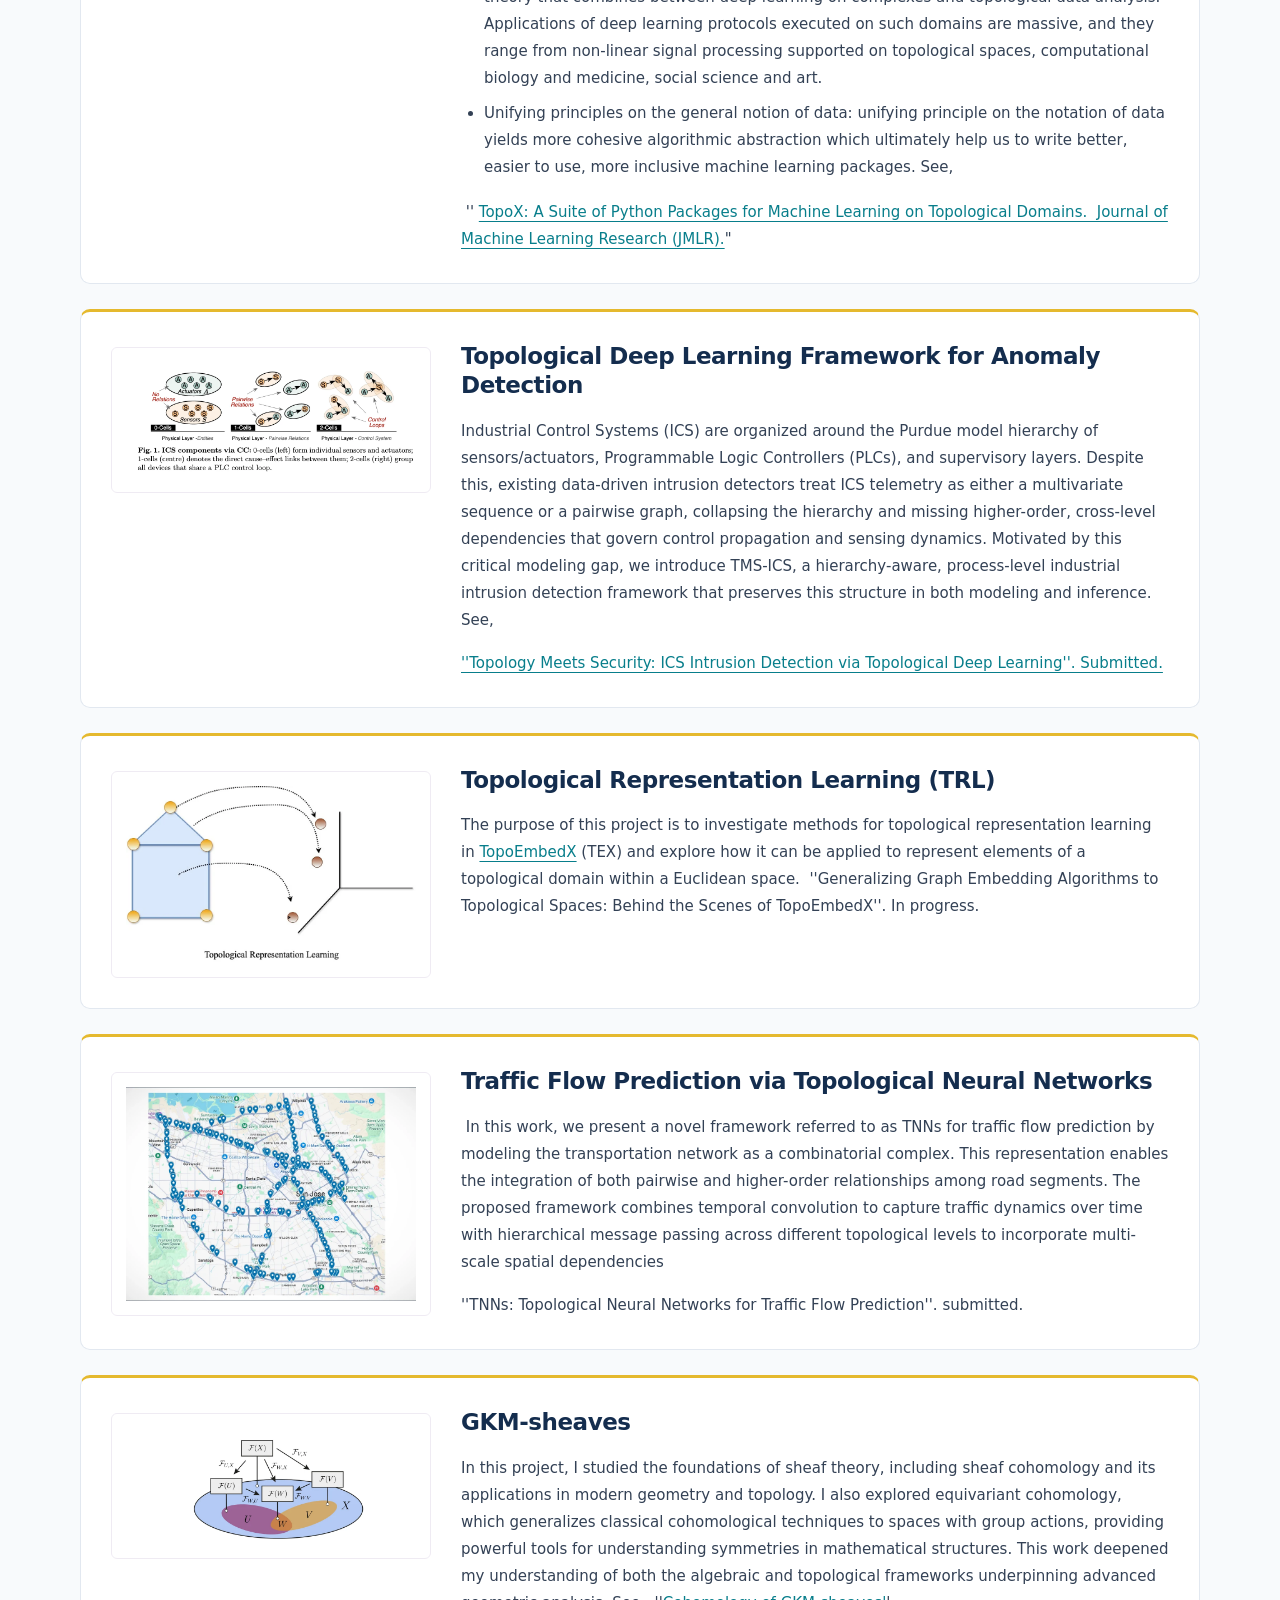
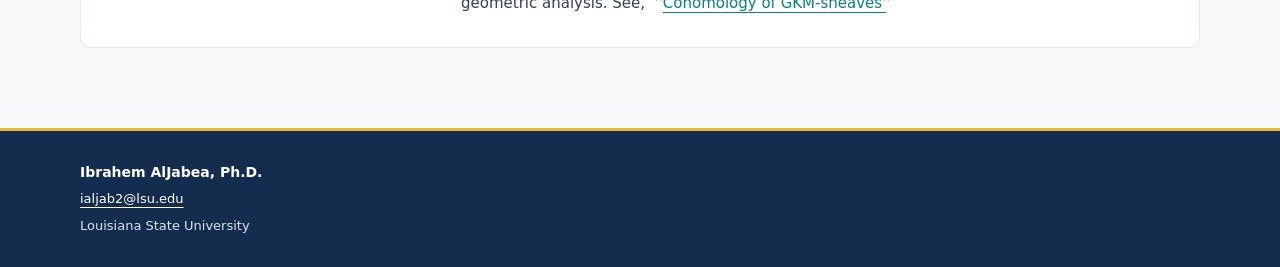
<file: docs/research.html>
<!doctype html>
<html lang="en"><head><meta charset="utf-8"><meta name="viewport" content="width=device-width,initial-scale=1">
<meta name="description" content="Research — Ibrahem AlJabea, Louisiana State University. Artificial intelligence, topological deep learning and dynamical systems.">
<title>Research | Ibrahem AlJabea</title><link rel="stylesheet" href="style.css?v=lsu-20260920"><link rel="stylesheet" href="chat.css"></head>
<body><a class="skip" href="#main">Skip to content</a>
<header class="site-header"><nav aria-label="Main navigation"><a href="index.html">Home</a><a href="education.html">Education</a><a href="research.html" aria-current="page">Research</a><a href="projects.html">Teaching</a><a href="experience.html">Awards</a><a href="conferences.html">Conferences</a><a href="open-source.html">Programming</a><a href="collaborators.html">Collaborators</a></nav></header>
<main id="main"><div class="page-heading"><p class="eyebrow">Louisiana State University</p><h1>Research</h1><p class="page-summary">Connecting mathematical structure with machine learning and nonlinear dynamics.</p></div><div class="intro-text"><p>My research focuses on the intersection of dynamical systems, operator theory, and machine learning. I explore data-driven methods for approximating nonlinear dynamics, particularly through Koopman operator theory and operator splitting techniques. This approach enables the use of linear analysis tools to study complex, nonlinear systems. I am also involved in the development of topological deep learning methods, which integrate concepts from algebraic topology with modern neural networks to enhance learning on structured and geometric data. These methods have practical applications in cyber-physical systems, industrial control, and social recommendation systems, where understanding and predicting dynamic behavior is critical.</p></div><p class="document-link"><a href="a45029_e35df61b172b494c884085dfee7b5ca7.pdf">Read research statement <span aria-hidden="true">↗</span></a></p><h2 class="section-title">Research projects</h2><article class="card visual-card research-card"><figure><a href="research-splitting.webp" aria-label="View image: Koopman operator representation of nonlinear dynamics"><img class="" src="research-splitting.webp" alt="Koopman operator representation of nonlinear dynamics"></a></figure><div class="card-copy"><h2>Splitting Operator</h2><p>The primary objective of this project is to study approximation methods for solving nonlinear dynamical systems using Bernhard Koopman&#x27;s global linearization approach. This framework enables the application of linear semigroup theory to nonlinear systems by analyzing the evolution of observable functions of the state, rather than the state trajectories themselves.</p>

<p>In this work, we employ operator splitting methods to approximate the Koopman operator semigroup and reconstruct the flow of nonlinear dynamics. Theoretical developments are complemented by numerical experiments that illustrate the accuracy and efficiency of the proposed methods. See,</p>

<ol>
<li>
<p><a href="a45029_912ea9ec70e24eef9aabc6e41772dca9.pdf">&#x27;&#x27; Operator Splitting Methods: Numerical Solutions of Ordinary Differential Equations via Separation of Variables&#x27;&#x27;. Submitted.</a></p>
</li>
<li>
<p>&#x27;&#x27;A unified framework for solving non-autonomous ODEs using operator splitting&#x27;&#x27;.  In progress.</p>
</li>
</ol>

</div></article><article class="card visual-card research-card"><figure><a href="research-networks.webp" aria-label="View image: Higher-order network and neural aggregation illustration"><img class="" src="research-networks.webp" alt="Higher-order network and neural aggregation illustration"></a></figure><div class="card-copy"><h2>Higher-Order Neural Networks</h2><p>This project deals with the analysis and the study of complex systems that can be modeled as graphs, simplicial or cell complexes. A central methodological issue underlying my research is finding unifying principles that govern many areas in modern data science and integrate the multiple levels of organization which are commonly found in a range of systems. </p>

<p>Broadly speaking, the research questions that I am interested are divided into two parts:</p>

<ul>
<li>
<p>Unifying principles on deep learning models and deep learning on higher order complexes is concerned with building deep learning models on generalized spaces such as cell complexes. This question also seeks building a precise mathematical and algorithmic theory that combines between deep learning on complexes and topological data analysis. Applications of deep learning protocols executed on such domains are massive, and they range from non-linear signal processing supported on topological spaces, computational biology and medicine, social science and art.</p>
</li>
<li>
<p>Unifying principles on the general notion of data: unifying principle on the notation of data yields more cohesive algorithmic abstraction which ultimately help us to write better, easier to use, more inclusive machine learning packages. See, </p>
</li>
</ul>

<p> &#x27;&#x27; <a href="a45029_6b934cec86ee4c3dae3f56d730933541.pdf">TopoX: A Suite of Python Packages for Machine Learning on Topological Domains.  Journal of Machine Learning Research (JMLR).</a>&quot;</p></div></article><article class="card visual-card research-card"><figure><a href="research-security.webp" aria-label="View image: Industrial control system modeled with higher-order cells"><img class="" src="research-security.webp" alt="Industrial control system modeled with higher-order cells"></a></figure><div class="card-copy"><h2>Topological Deep Learning Framework for Anomaly Detection</h2><p>Industrial Control Systems (ICS) are organized around the Purdue model hierarchy of sensors/actuators, Programmable Logic Controllers (PLCs), and supervisory layers. Despite this, existing data-driven intrusion detectors treat ICS telemetry as either a multivariate sequence or a pairwise graph, collapsing the hierarchy and missing higher-order, cross-level dependencies that govern control propagation and sensing dynamics. Motivated by this critical modeling gap, we introduce TMS-ICS, a hierarchy-aware, process-level industrial intrusion detection framework that preserves this structure in both modeling and inference. See, </p>

<p><a href="a45029_d0aeb6cc65a14f5eb84a993c28331f5d.pdf">&#x27;&#x27;Topology Meets Security: ICS Intrusion Detection via Topological Deep Learning&#x27;&#x27;. Submitted.</a></p></div></article><article class="card visual-card research-card"><figure><a href="research-embedding.webp" aria-label="View image: Mapping a topological domain into an embedding space"><img class="" src="research-embedding.webp" alt="Mapping a topological domain into an embedding space"></a></figure><div class="card-copy"><h2>Topological Representation Learning (TRL)</h2>

<p>The purpose of this project is to investigate methods for topological representation learning in <a href="https://github.com/pyt-team/TopoEmbedX">TopoEmbedX</a> (TEX) and explore how it can be applied to represent elements of a topological domain within a Euclidean space.  &#x27;&#x27;Generalizing Graph Embedding Algorithms to Topological Spaces: Behind the Scenes of TopoEmbedX&#x27;&#x27;. In progress.</p>

</div></article><article class="card visual-card research-card"><figure><a href="research-traffic.webp" aria-label="View image: Transportation network used in traffic flow modeling"><img class="" src="research-traffic.webp" alt="Transportation network used in traffic flow modeling"></a></figure><div class="card-copy"><h2>Traffic Flow Prediction via Topological Neural Networks</h2>

<p> In this work, we present a novel framework referred to as TNNs for traffic flow prediction by modeling the transportation network as a combinatorial complex. This representation enables the integration of both pairwise and higher-order relationships among road segments. The proposed framework combines temporal convolution to capture traffic dynamics over time with hierarchical message passing across different topological levels to incorporate multi-scale spatial dependencies</p>

<p>&#x27;&#x27;TNNs: Topological Neural Networks for Traffic Flow Prediction&#x27;&#x27;. submitted.</p>

</div></article><article class="card visual-card research-card"><figure><a href="research-sheaves.webp" aria-label="View image: Sheaf restriction maps on overlapping open sets"><img class="" src="research-sheaves.webp" alt="Sheaf restriction maps on overlapping open sets"></a></figure><div class="card-copy"><h2>GKM-sheaves</h2><p>In this project, I studied the foundations of sheaf theory, including sheaf cohomology and its applications in modern geometry and topology. I also explored equivariant cohomology, which generalizes classical cohomological techniques to spaces with group actions, providing powerful tools for understanding symmetries in mathematical structures. This work deepened my understanding of both the algebraic and topological frameworks underpinning advanced geometric analysis. See,  &#x27;&#x27;<a href="a45029_a5f38d95d15d4dc4a1e4dea40c06a64f.pdf">Cohomology of GKM-sheaves&#x27;</a>&#x27;</p>

</div></article></main>
<footer><div><strong>Ibrahem AlJabea, Ph.D.</strong><span>Louisiana State University</span></div><a href="mailto:ialjab2@lsu.edu">ialjab2@lsu.edu</a></footer>
<script src="chat-config.js" defer></script><script src="chat-data.js" defer></script><script src="chat.js" defer></script></body></html>
</file>
<file: docs/style.css>
:root{--purple:#142d4e;--purple-dark:#10253f;--gold:#e5b92e;--ink:#334155;--muted:#64748b;--line:#e2e8f0;--paper:#f8fafc;--white:#fff;--serif:Georgia,'Times New Roman',serif;--sans:system-ui,-apple-system,BlinkMacSystemFont,'Segoe UI',sans-serif}
*{box-sizing:border-box}html{scroll-behavior:smooth}body{margin:0;background:var(--paper);color:var(--ink);font:16px/1.75 var(--sans);-webkit-font-smoothing:antialiased}a{color:var(--purple);text-decoration-thickness:1px;text-underline-offset:4px;overflow-wrap:anywhere}a:hover{text-decoration-thickness:2px;color:var(--purple-dark)}a:focus-visible{outline:3px solid #be9600;outline-offset:5px;border-radius:2px}img{max-width:100%;display:block}p{margin:0 0 16px}p:last-child{margin-bottom:0}ul,ol{padding-left:23px;margin:12px 0 18px}li{margin-bottom:8px}li:last-child{margin-bottom:0}li p{margin-bottom:6px}h1,h2,h3{line-height:1.25;margin-top:0;overflow-wrap:break-word}h1{font:700 clamp(38px,4.5vw,58px)/1.1 var(--serif);letter-spacing:-.035em;color:var(--purple);margin-bottom:20px}h2{font-size:23px;font-weight:750;letter-spacing:-.02em;color:var(--purple);margin-bottom:18px}strong{font-weight:750}.site-header{background:var(--purple);border-top:5px solid var(--gold);box-shadow:0 2px 10px #10253f10}.site-header nav{max-width:1180px;margin:auto;display:flex;align-items:center;justify-content:center;gap:32px;padding:0 24px;flex-wrap:wrap}.site-header nav a{color:white;text-decoration:none;padding:22px 0 18px;font-size:15px;line-height:1.4;border-bottom:4px solid transparent;white-space:nowrap}.site-header nav a:hover{color:var(--gold)}.site-header nav a[aria-current=page]{border-color:var(--gold);color:var(--gold);font-weight:700}.skip{position:absolute;top:0;left:-9999px;z-index:100}.skip:focus{left:16px;background:var(--gold);padding:12px 18px}main{max-width:1180px;margin:0 auto;padding:54px 30px 80px;min-height:75vh}.page-heading{max-width:860px;margin-bottom:36px}.eyebrow{font-size:11px;text-transform:uppercase;letter-spacing:.19em;font-weight:750;color:var(--purple);margin-bottom:13px}.page-summary{font-size:18px;line-height:1.6;color:var(--muted);max-width:760px}.page-heading h1::after{content:'';display:block;height:4px;width:56px;background:var(--gold);margin-top:21px}.card{background:var(--white);border:1px solid var(--line);border-radius:10px;padding:30px 34px;margin-bottom:25px;box-shadow:0 5px 20px #25123804}.card:last-child{margin-bottom:0}.intro-text{max-width:990px;font-size:17px;line-height:1.85;margin-bottom:25px}.section-title{font:700 31px/1.2 var(--serif);margin:46px 0 24px;color:var(--purple)}.document-link{margin-bottom:30px}.document-link a,.document-links a,.text-link{font-weight:650;font-size:14px}.document-links{display:flex;gap:26px;flex-wrap:wrap;margin:24px 0}.card-top{display:flex;align-items:baseline;justify-content:space-between;gap:20px}.card-top h2{margin-bottom:9px}.date{font-size:13px;line-height:1.5;font-weight:750;color:var(--purple);white-space:nowrap;background:#edf6f7;padding:5px 12px;border-radius:4px;display:inline-block}.institution{color:var(--muted);font-size:15px;margin-bottom:21px}.details{border-top:1px solid var(--line);padding-top:21px}.details:empty{display:none}.details p{margin-bottom:13px}.education-card{border-left:4px solid var(--gold)}.visual-card{display:grid;grid-template-columns:minmax(0,320px) minmax(0,1fr);gap:30px;padding:30px;align-items:start}.visual-card figure{margin:0;min-width:0;background:white;border:1px solid #efebf3;border-radius:6px;overflow:hidden;align-self:start}.visual-card figure a{display:block}.visual-card figure img{width:100%;height:auto;max-height:300px;object-fit:contain;padding:14px}.card-copy{min-width:0}.card-copy h2{font-size:23px;font-weight:800;margin-bottom:18px}.card-copy p,.card-copy li{font-size:15px;line-height:1.8}.research-card figure{margin-top:5px}.research-card{border-top:3px solid var(--purple)}.award-card{align-items:center}.award-card figure img{padding:0;max-height:340px;object-fit:contain}.award-card{border-left:4px solid var(--gold)}.software-card figure img{min-height:150px;max-height:220px}.project-subtitle{font-weight:650;color:var(--muted);font-size:13px!important;line-height:1.5!important;margin-top:-9px}.skills-card{align-items:center}.skills-card ul{margin-top:0}.section-intro>p{max-width:880px}.section-intro{margin-bottom:28px}.job-heading{display:flex;align-items:baseline;gap:20px}.job-heading h2{font-size:21px;margin:0}.teaching-card .institution{margin-top:10px;margin-bottom:0}.responsibilities{border-top:1px solid var(--line);padding-top:18px;margin-top:18px}.responsibilities ul{margin-top:0;margin-bottom:0}.teaching-card{border-left:4px solid var(--purple)}blockquote{margin:26px 0;border-left:4px solid var(--gold);padding:8px 0 8px 24px;font:italic 22px/1.6 var(--serif);color:var(--purple)}blockquote cite{display:block;font:500 12px/1.8 var(--sans);color:var(--muted);margin-top:5px}.conference-logos{display:grid;grid-template-columns:repeat(5,minmax(0,1fr));align-items:center;gap:26px;background:white;border:1px solid var(--line);padding:28px;border-radius:10px;margin:0 0 32px}.conference-logos img{width:100%;height:90px;object-fit:contain}.conference-card h2{font-size:20px}.conference-card{border-left:4px solid var(--gold)}.home-hero{display:grid;grid-template-columns:minmax(0,1fr) 280px;gap:45px;align-items:center;background:var(--purple);border-radius:12px;border-bottom:6px solid var(--gold);padding:45px;margin-bottom:32px;color:white;position:relative}.home-hero .eyebrow{color:var(--gold)}.home-hero h1{color:white;font-size:clamp(36px,4vw,53px);line-height:1.14;margin:20px 0 24px}.home-hero .degree{font-size:.5em;white-space:nowrap;letter-spacing:0}.role{font-size:19px;font-weight:600;line-height:1.5;max-width:480px;margin-bottom:10px}.division{font-size:15px;color:#e9dfF6;max-width:450px}.portrait{width:280px;height:340px;object-fit:cover;object-position:center 25%;border-radius:7px;box-shadow:9px 9px 0 #e5b92e}.hero-links{display:flex;flex-wrap:wrap;gap:24px;margin-top:28px}.hero-links a{color:white;font-size:14px;font-weight:650}.hero-links a:hover{color:var(--gold)}.hero-links span{color:var(--gold);margin-left:5px}.biography h2{font:700 30px/1.2 var(--serif)}.biography{font-size:17px;padding:32px 38px}.interest-strip{display:flex;gap:10px;flex-wrap:wrap;margin-top:25px}.interest-strip span{font-size:12px;color:var(--purple);padding:6px 13px;border:1px solid #d4e9eb;border-radius:30px;background:#edf6f7}footer{background:var(--purple-dark);border-top:4px solid var(--gold);color:white;padding:29px max(30px,calc((100vw - 1120px)/2));display:flex;justify-content:space-between;gap:20px;align-items:center;font-size:13px}footer strong{display:block;font-size:14px}footer span{display:block;color:#d9e5f0;margin-top:2px}footer a{color:white}
@media(min-width:1000px){.research-card figure{position:sticky;top:25px}}
@media(max-width:900px){.site-header nav{gap:23px}.home-hero{grid-template-columns:minmax(0,1fr) 230px;padding:30px;gap:30px}.portrait{width:230px;height:310px}.visual-card{grid-template-columns:minmax(0,260px) minmax(0,1fr);gap:24px;padding:24px}.card-copy h2{font-size:21px}.job-heading{gap:14px}.job-heading h2{font-size:19px}}
@media(max-width:700px){.site-header nav{gap:0 23px;padding:8px 16px}.site-header nav a{font-size:13px;padding:10px 0 8px}main{padding:32px 18px 50px}.page-heading{margin-bottom:28px}.page-summary{font-size:16px}.card{padding:23px}.card-top{flex-direction:column;gap:4px}.card-top .date{margin-bottom:12px}.card-top h2{font-size:21px}.institution{font-size:14px}.visual-card{display:flex;flex-direction:column;gap:22px}.visual-card figure{width:100%;margin:0}.visual-card figure img{max-height:245px;min-height:0;padding:12px}.award-card figure img{padding:0;max-height:330px}.card-copy h2{font-size:22px}.home-hero{display:flex;flex-direction:column-reverse;align-items:stretch;gap:32px;padding:28px 25px}.portrait{align-self:center;width:200px;height:265px}.home-hero h1{font-size:37px}.home-hero .role{font-size:17px}.biography{font-size:16px}.job-heading{flex-wrap:wrap;gap:12px}.job-heading h2{font-size:20px}.conference-logos{grid-template-columns:repeat(3,minmax(0,1fr));gap:20px;padding:20px}.conference-logos img{height:65px}.section-title{font-size:28px}.intro-text{font-size:16px}footer{flex-direction:column;align-items:flex-start;padding:26px 22px}.skills-card li{font-size:14px}.interest-strip{gap:8px}}
@media(prefers-reduced-motion:reduce){html{scroll-behavior:auto}}

/* Navy, white and teal with golden accents */
.site-header{background:#fff;border-top:4px solid #087e8b;border-bottom:3px solid #e5b92e;box-shadow:none}.site-header nav a{color:#334155}.site-header nav a[aria-current=page],.site-header nav a:hover{color:#087e8b}.site-header nav a[aria-current=page]{border-color:#087e8b}
a{color:#087e8b}h1,h2,h3{color:#142d4e}.eyebrow{color:#087e8b}.card{border-color:#e2e8f0;border-top:3px solid #e5b92e;box-shadow:none}.home-hero{background:#fff;color:#334155;border:1px solid #e2e8f0;border-bottom:3px solid #e5b92e;padding:38px 44px}.home-hero h1{color:#142d4e}.home-hero .eyebrow{color:#087e8b}.home-hero .role{color:#142d4e}.home-hero .division{color:#64748b}.portrait{box-shadow:none}.date{background:#edf6f7;color:#087e8b}.interest-strip span{background:#edf6f7;color:#176773;border-color:#d4e9eb}footer{background:#142d4e;border-top:3px solid #e5b92e}footer a{color:white}
@media(max-width:700px){.home-hero{padding:28px 25px}}

/* Keep footer contact details together on the left. */
footer{display:grid;grid-template-columns:minmax(0,1fr);gap:4px;align-items:start;justify-items:start}
footer>div{display:contents}
footer strong{grid-row:1}
footer>a{grid-row:2}
footer span{grid-row:3;margin-top:0}
</file>
<file: docs/chat.css>
#academic-chat{font-family:Arial,Helvetica,sans-serif;position:fixed;right:24px;bottom:22px;z-index:1000;color:#292333;font-size:15px;line-height:1.5}#academic-chat *{box-sizing:border-box}#academic-chat button{font:inherit;cursor:pointer}#academic-chat button:focus-visible,#academic-chat a:focus-visible,#academic-chat input:focus-visible{outline:3px solid #bd8a00;outline-offset:3px}#academic-chat .chat-launch{border:0;border-top:3px solid #e5b92e;border-radius:30px;padding:14px 22px;background:#142d4e;color:white;box-shadow:0 5px 25px #10253f33;font-weight:bold}#chat-panel{position:absolute;right:0;bottom:70px;width:380px;max-height:calc(100dvh - 120px);background:white;border:1px solid #e1d8eb;border-radius:18px;box-shadow:0 15px 60px #1f103940;overflow:auto}#chat-panel[hidden]{display:none}.chat-heading{display:flex;align-items:center;justify-content:space-between;padding:17px 20px;background:#142d4e;color:white;border-top:4px solid #e5b92e}.chat-heading small{display:block;font-size:12px;color:#e5b92e}.chat-close{color:white;background:transparent;border:0;font-size:28px!important;min-width:40px}.chat-log{height:260px;overflow-y:auto;padding:16px;background:#f8f6fb}.chat-message{border:1px solid #e7e0ee;border-radius:12px;padding:10px 13px;margin:0 15px 12px 0;background:white;overflow-wrap:anywhere}.chat-message p{margin:0;white-space:pre-wrap;font-size:14px}.chat-message a{display:block;margin-top:8px;color:#142d4e;font-weight:bold}.chat-message.visitor{margin-left:30px;margin-right:0;background:#142d4e;color:white}.chat-topics{display:flex;flex-wrap:wrap;gap:6px;padding:12px 16px 0}.chat-topics button{background:#f7f3fc;border:1px solid #ded1ed;border-radius:20px;padding:5px 10px;color:#142d4e;font-size:12px!important}.chat-form{padding:12px 16px 0}.chat-form label{display:block;font-size:12px;font-weight:bold;margin-bottom:5px}.chat-form>div{display:flex;gap:6px}.chat-form input{min-width:0;flex:1;border:1px solid #cabed8;border-radius:8px;padding:10px;font:inherit;font-size:14px}.chat-form button{background:#142d4e;color:white;border:0;border-radius:8px;padding:8px 12px}.chat-form button:disabled{opacity:.5}.chat-note{font-size:11px!important;color:#665e70;margin:9px 16px!important}.chat-email{display:block;padding:10px 16px 14px;color:#142d4e;font-size:13px;font-weight:bold;text-decoration:underline}@media(max-width:480px){#academic-chat{right:12px;bottom:12px}#chat-panel{width:calc(100vw - 24px);bottom:64px}.chat-log{height:220px}.chat-launch{padding:12px 18px!important}}

#academic-chat .chat-launch{display:flex;align-items:center;gap:10px;padding:6px 18px 6px 6px!important;border:2px solid #e5b92e;background:#142d4e;min-height:56px}.chat-avatar{width:40px;height:40px;object-fit:cover;object-position:center 25%;border-radius:50%;border:2px solid white;display:block}.chat-heading{background:#142d4e}.chat-heading small{color:#e5b92e}.chat-log{background:#f8fafc}.chat-topics button{background:#edf6f7;border-color:#d4e9eb;color:#087e8b}.chat-form button{background:#087e8b}.chat-message a,.chat-email{color:#087e8b}
</file>
<file: docs/collaborators.css>
.atlas-card{border:1px solid #dfd6eb;border-radius:18px;overflow:hidden;background:white;margin-bottom:28px}.atlas-head{display:flex;align-items:center;justify-content:space-between;gap:25px;padding:28px 30px 15px}.atlas-head h2{font-size:29px;margin:0;color:#142d4e}.atlas-head .eyebrow{font-size:10px}.atlas-filter{max-width:330px}.atlas-filter label{display:block;font-size:12px;color:#645673;font-weight:bold;margin-bottom:6px}.atlas-filter select{width:100%;padding:11px;border:1px solid #d5c6e4;border-radius:8px;background:#faf8fd;color:#142d4e;font:inherit;font-size:13px}.map-stats{display:flex;gap:10px;flex-wrap:wrap;padding:0 30px 20px}.map-stats span{background:#f5effc;color:#087e8b;padding:5px 12px;border-radius:20px;font-size:12px}.map-scroll{overflow-x:auto;background:#f3f5fc}.map-canvas{position:relative;min-width:720px;aspect-ratio:1080/450}.map-canvas>img,.map-canvas>svg{position:absolute;inset:0;width:100%;height:100%;display:block}.map-home-label{position:absolute;left:25%;top:40%;color:#142d4e;font-size:11px;font-weight:bold;background:#ffffffdf;padding:3px 8px;border-radius:4px;pointer-events:none}.map-route{stroke:#087e8b;stroke-dasharray:7 5;opacity:.65;animation:route-flow 3s linear infinite;pointer-events:none}.map-route.is-selected{stroke:#142d4e;opacity:1;stroke-width:4}.paused .map-route{animation-play-state:paused}.marker-target{fill:transparent;stroke:none}.institution-dot{fill:#142d4e;stroke:white;stroke-width:2}.hub-dot{fill:#e5b92e;stroke:#142d4e;stroke-width:2}.map-marker{cursor:pointer}.map-marker:hover .institution-dot,.map-marker.is-selected .institution-dot{fill:#e5b92e;stroke:#142d4e}.map-marker:focus{outline:none}.map-marker:focus .marker-target{stroke:#142d4e;stroke-width:2}.atlas-legend{display:flex;align-items:center;gap:20px;padding:15px 30px 5px;font-size:12px;color:#62546f}.atlas-legend span{display:flex;align-items:center;gap:6px}.atlas-legend i{display:inline-block;width:9px;height:9px;border-radius:50%;background:#e5b92e;border:1px solid #142d4e}.atlas-legend span:nth-child(2) i{background:#142d4e}.atlas-legend button{margin-left:auto;background:white;border:1px solid #d5c6e4;border-radius:7px;padding:6px 10px;color:#142d4e;cursor:pointer}.atlas-note{font-size:12px;color:#726780;padding:0 30px}.institution-buttons{display:flex;flex-wrap:wrap;gap:8px;padding:0 30px 25px}.institution-buttons button{font:inherit;font-size:12px;color:#142d4e;border:1px solid #ded2e9;background:#faf8fd;padding:8px 12px;border-radius:8px;cursor:pointer}.institution-buttons button[aria-pressed=true]{background:#142d4e;color:white}.map-details{border-left:4px solid #e5b92e}.map-details h2{margin-top:0}#map-results{display:grid;grid-template-columns:1fr 1fr;gap:16px}.location-card{padding:18px;border:1px solid #e6deee;border-radius:10px;min-width:0}.location-card h3{color:#142d4e;font-size:17px;margin:0}.location-country{color:#806299;font-size:12px;margin:3px 0 10px!important}.coauthor-names{font-size:14px}.location-card a{display:block;font-size:13px;margin-top:8px;color:#142d4e;text-decoration:underline}.map-method{padding:0 5px;margin:20px 0 30px;color:#655872;font-size:13px}.map-method summary{font-weight:bold;color:#142d4e;cursor:pointer}.collaborate-banner{display:flex;justify-content:space-between;align-items:center;gap:20px;padding:26px 32px;background:#142d4e;color:white;border-radius:16px}.collaborate-banner h2{color:white;margin:0}.collaborate-banner p{margin:6px 0}.collaborate-banner a{background:#e5b92e;border-radius:8px;padding:12px 18px;color:#10253f;font-weight:bold}.atlas-card button:focus-visible,.atlas-card select:focus-visible{outline:3px solid #a87502;outline-offset:3px}@keyframes route-flow{to{stroke-dashoffset:-48}}@media(prefers-reduced-motion:reduce){.map-route{animation:none}}@media(max-width:650px){.atlas-head{display:block;padding:20px}.atlas-head h2{font-size:25px}.atlas-filter{margin-top:18px;max-width:none}.map-stats{padding:0 20px 15px;gap:6px}.map-stats span{font-size:11px}.atlas-legend{padding:15px 20px;flex-wrap:wrap;gap:12px}.atlas-legend button{margin-left:0}.atlas-note{padding:0 20px}.institution-buttons{padding:0 20px 20px}.institution-buttons button{width:100%;text-align:left}#map-results{grid-template-columns:1fr}.collaborate-banner{display:block;padding:22px}.collaborate-banner a{display:inline-block;margin-top:12px}}

#unmapped-authors{font-size:13px;margin-top:20px;color:#685777}#unmapped-authors summary{cursor:pointer;font-weight:bold;color:#142d4e}#unmapped-authors a{color:#142d4e;text-decoration:underline}

.atlas-controls{display:grid;grid-template-columns:1fr 1fr;gap:12px;width:54%;min-width:0}.atlas-controls .atlas-filter{max-width:none;min-width:0}.atlas-controls select{max-width:100%}.atlas-head>div:first-child{min-width:0}#map-results>p{grid-column:1/-1;color:#6e617b}#map-results:has(>.location-card:only-child){grid-template-columns:1fr}.atlas-note{padding-bottom:12px}@media(max-width:850px){.atlas-head{display:block}.atlas-controls{width:100%;margin-top:18px}}@media(max-width:650px){.atlas-controls{grid-template-columns:1fr}.atlas-controls .atlas-filter{margin-top:0}}
</file>
